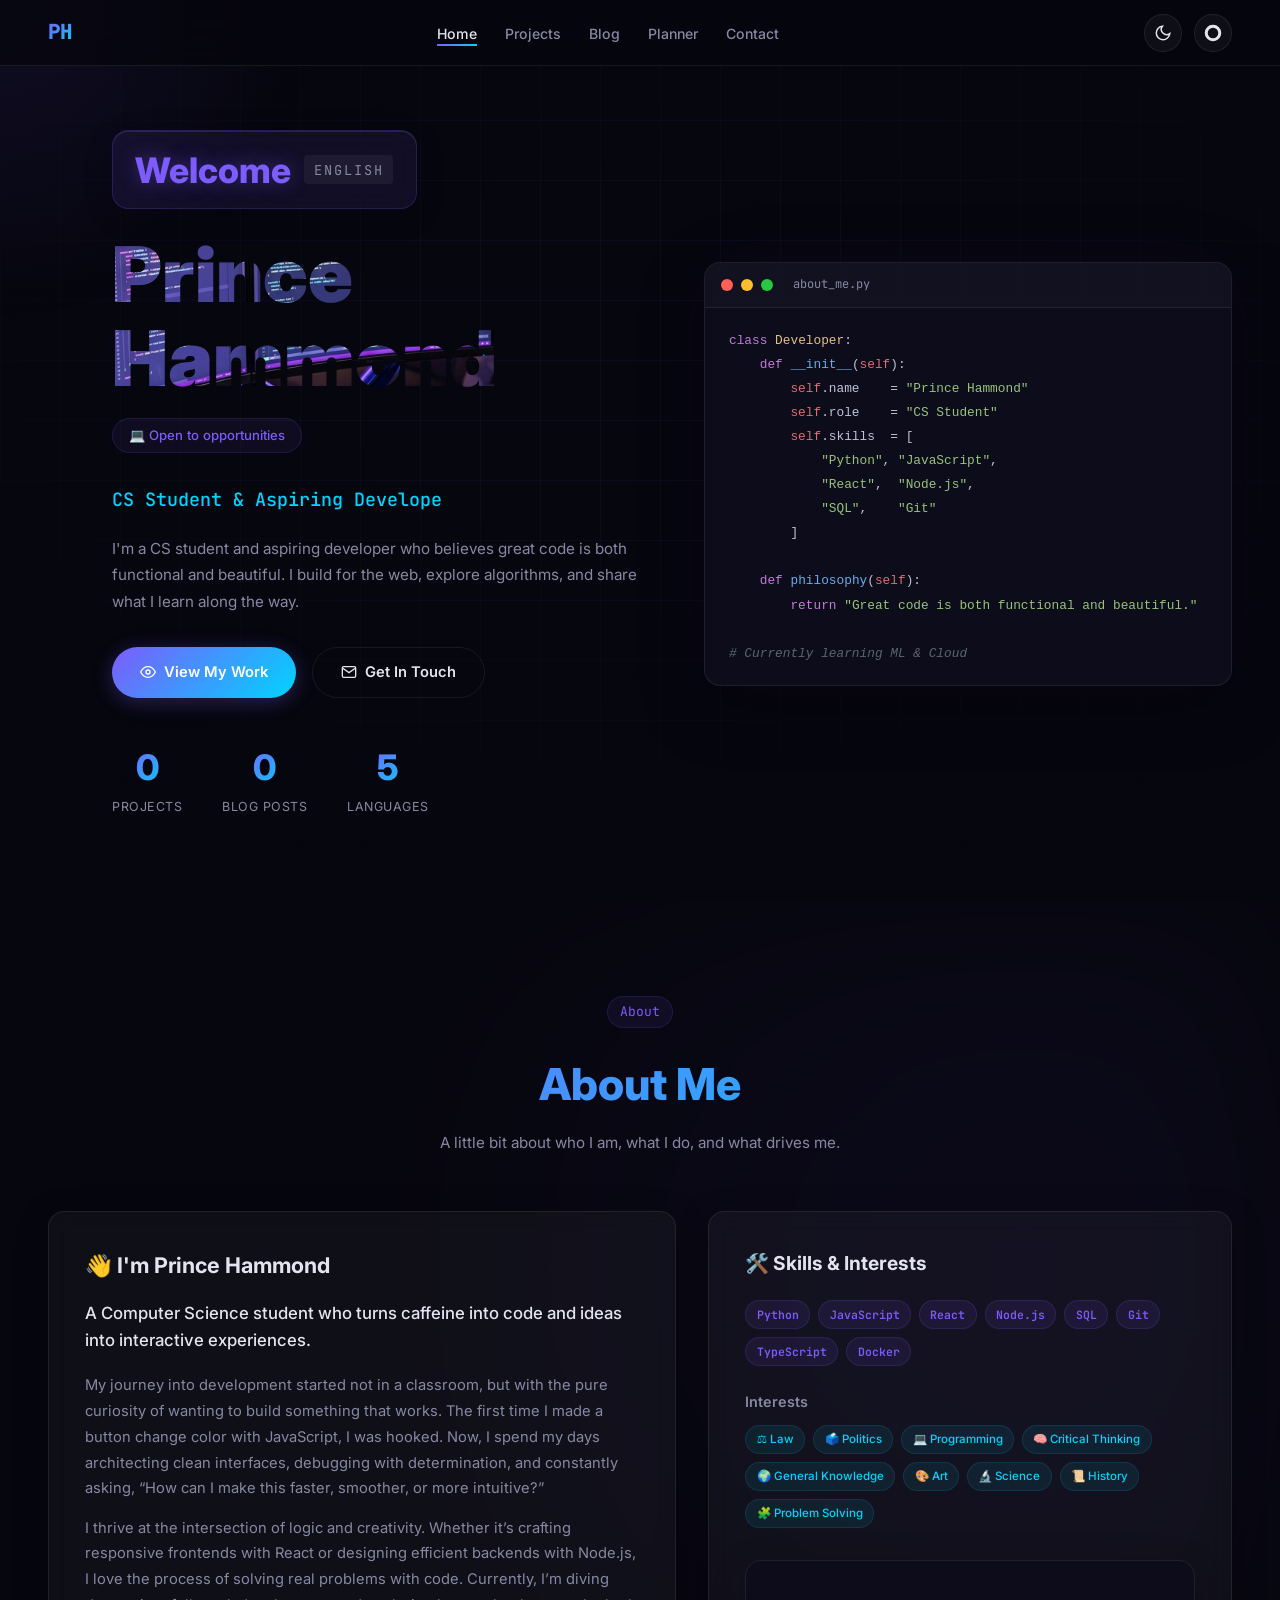
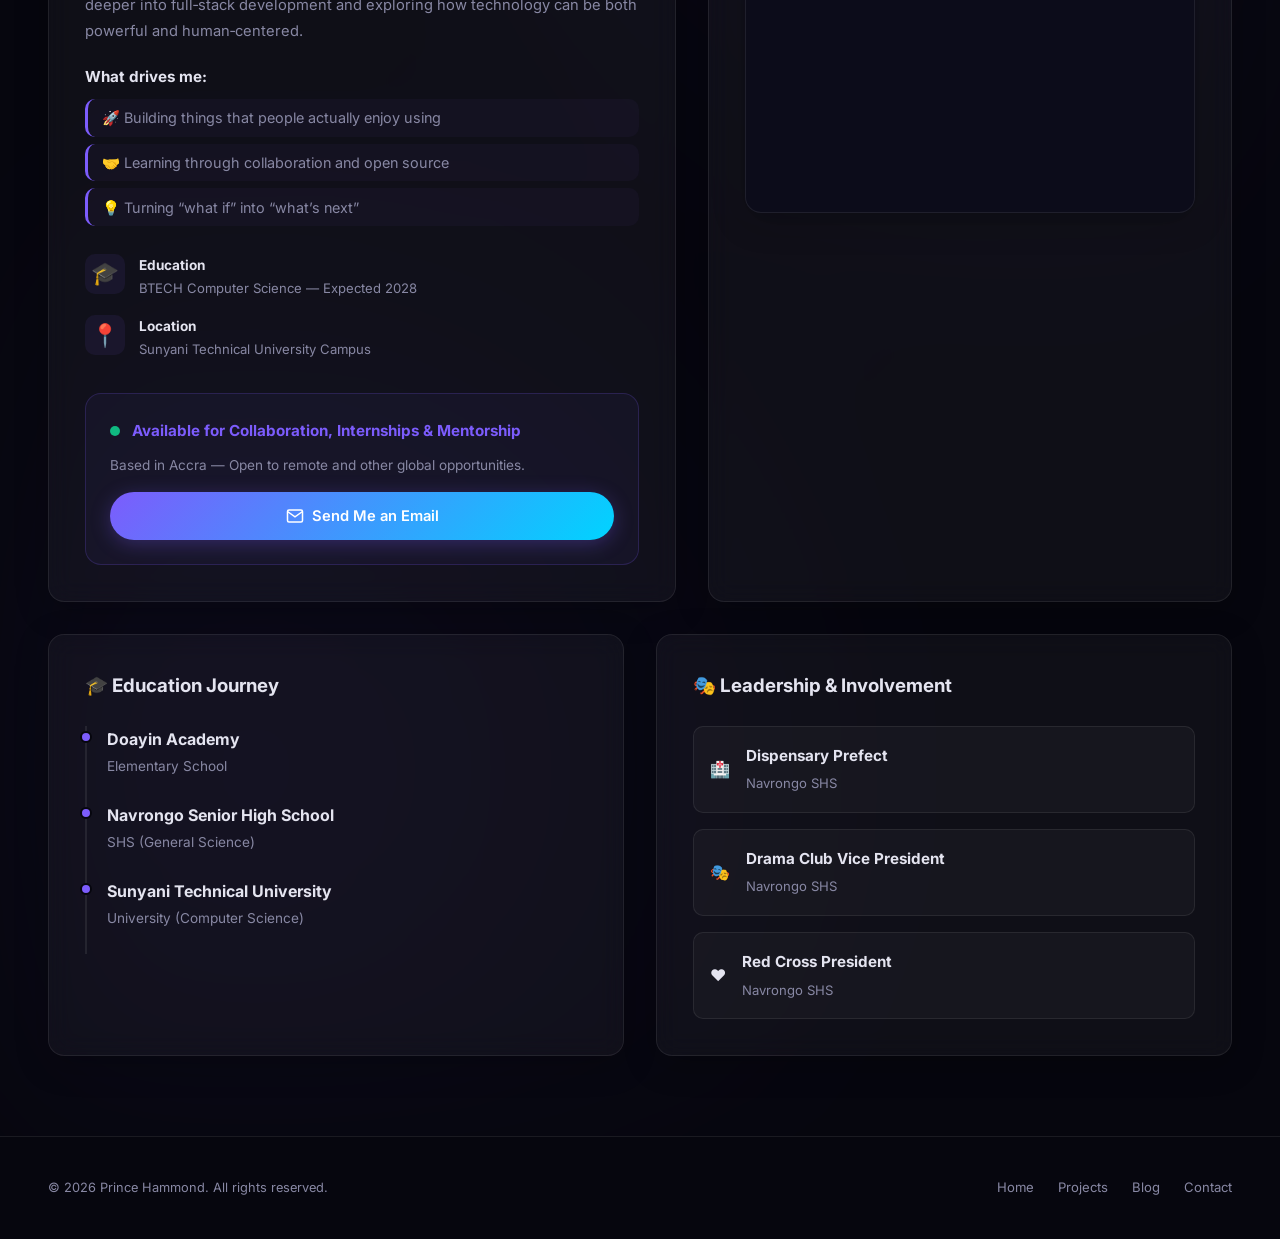
<file: Portfolio/index.html>
<!DOCTYPE html>
<html lang="en" data-theme="dark">

<head>
  <meta charset="UTF-8" />
  <meta name="viewport" content="width=device-width, initial-scale=1.0" />
  <title>Prince Hammond — CS Student Portfolio</title>
  <meta name="description"
    content="Prince Hammond — CS student & aspiring developer. Projects, blog, planner, and contact." />
  <link rel="preconnect" href="https://fonts.googleapis.com" />
  <link rel="preconnect" href="https://fonts.gstatic.com" crossorigin />
  <link
    href="https://fonts.googleapis.com/css2?family=Inter:wght@300;400;500;600;700;800;900&family=JetBrains+Mono:wght@400;500;600&display=swap"
    rel="stylesheet" />
  <link rel="stylesheet" href="style.css?v=1.1" />
</head>

<body>

  <!-- Cursor glow -->
  <div id="cursor-glow" aria-hidden="true"></div>

  <!-- ─── NAVBAR ─── -->
  <nav id="navbar">
    <a href="index.html" class="nav-logo">PH</a>
    <ul class="nav-links" id="nav-links">
      <li><a href="index.html" class="nav-link active">Home</a></li>
      <li><a href="projects.html" class="nav-link">Projects</a></li>
      <li><a href="blog.html" class="nav-link">Blog</a></li>
      <li><a href="planner.html" class="nav-link">Planner</a></li>
      <li><a href="contact.html" class="nav-link">Contact</a></li>
    </ul>
    <div class="nav-actions">
      <button id="theme-toggle" class="theme-btn" aria-label="Switch theme">
        <svg class="theme-icon sun" viewBox="0 0 24 24" fill="none" stroke="currentColor" stroke-width="2">
          <circle cx="12" cy="12" r="5" />
          <path
            d="M12 1v2M12 21v2M4.22 4.22l1.42 1.42M18.36 18.36l1.42 1.42M1 12h2M21 12h2M4.22 19.78l1.42-1.42M18.36 5.64l1.42-1.42" />
        </svg>
        <svg class="theme-icon moon" viewBox="0 0 24 24" fill="none" stroke="currentColor" stroke-width="2">
          <path d="M21 12.79A9 9 0 1 1 11.21 3 7 7 0 0 0 21 12.79z" />
        </svg>
        <svg class="theme-icon ocean" viewBox="0 0 24 24" fill="none" stroke="currentColor" stroke-width="2">
          <path
            d="M2 12c.6.5 1.2 1 2.5 1 2.5 0 2.5-2 5-2 2.6 0 2.4 2 5 2 2.5 0 2.5-2 5-2 1.3 0 1.9.5 2.5 1M2 17c.6.5 1.2 1 2.5 1 2.5 0 2.5-2 5-2 2.6 0 2.4 2 5 2 2.5 0 2.5-2 5-2 1.3 0 1.9.5 2.5 1M2 7c.6.5 1.2 1 2.5 1 2.5 0 2.5-2 5-2 2.6 0 2.4 2 5 2 2.5 0 2.5-2 5-2 1.3 0 1.9.5 2.5 1" />
        </svg>
        <svg class="theme-icon sunset" viewBox="0 0 24 24" fill="none" stroke="currentColor" stroke-width="2">
          <path
            d="M17 18a5 5 0 0 0-10 0M12 2v1M4.22 4.22l.7.7M1 12h1M22 12h1M19.08 4.22l-.7.7M12 18v4M4.93 19.07l.7.7M18.36 19.07l-.7.7M2 14h20" />
        </svg>
      </button>
      <button id="glass-toggle" class="glass-toggle-btn" aria-label="Toggle glass effect">
        <svg viewBox="0 0 24 24" fill="none" stroke="currentColor" stroke-width="2" width="18" height="18">
          <path d="M12 2C6.48 2 2 6.48 2 12s4.48 10 10 10 10-4.48 10-10S17.52 2 12 2z" opacity="0.3" />
          <path
            d="M12 2C6.48 2 2 6.48 2 12s4.48 10 10 10 10-4.48 10-10S17.52 2 12 2zm0 18c-4.42 0-8-3.58-8-8s3.58-8 8-8 8 3.58 8 8-3.58 8-8 8z" />
        </svg>
      </button>
      <button id="mobile-menu-btn" aria-label="Toggle navigation menu">
        <span></span><span></span><span></span>
      </button>
    </div>
  </nav>

  <!-- Theme picker dropdown -->
  <div id="theme-picker" class="theme-picker">
    <button class="theme-option" data-theme="dark"><span class="theme-swatch dark-swatch"></span> Dark</button>
    <button class="theme-option" data-theme="light"><span class="theme-swatch light-swatch"></span> Light</button>
    <button class="theme-option" data-theme="ocean"><span class="theme-swatch ocean-swatch"></span> Ocean</button>
    <button class="theme-option" data-theme="sunset"><span class="theme-swatch sunset-swatch"></span> Sunset</button>
  </div>

  <!-- ═══════════ HERO ═══════════ -->
  <section id="hero">
    <div class="hero-bg-grid" aria-hidden="true"></div>
    <div class="hero-particles" aria-hidden="true" id="particles"></div>

    <div class="hero-content">
      <div class="hero-welcome" id="hero-welcome"></div>
      <h1 class="hero-name">Prince Hammond</h1>
      <div class="hero-badge">&#x1F4BB; Open to opportunities</div>
      <p class="hero-tagline typed-text" id="typed-tagline"></p>
      <p class="hero-description">
        I'm a CS student and aspiring developer who believes great code is both functional and beautiful.
        I build for the web, explore algorithms, and share what I learn along the way.
      </p>
      <div class="hero-cta">
        <a href="projects.html" class="btn btn-primary">
          <svg width="16" height="16" viewBox="0 0 24 24" fill="none" stroke="currentColor" stroke-width="2">
            <path d="M1 12s4-8 11-8 11 8 11 8-4 8-11 8-11-8-11-8z" />
            <circle cx="12" cy="12" r="3" />
          </svg>
          View My Work
        </a>
        <a href="contact.html" class="btn btn-outline">
          <svg width="16" height="16" viewBox="0 0 24 24" fill="none" stroke="currentColor" stroke-width="2">
            <path d="M4 4h16c1.1 0 2 .9 2 2v12c0 1.1-.9 2-2 2H4c-1.1 0-2-.9-2-2V6c0-1.1.9-2 2-2z" />
            <polyline points="22,6 12,13 2,6" />
          </svg>
          Get In Touch
        </a>
      </div>
      <div class="hero-stats" id="hero-stats"></div>
    </div>

    <div class="hero-visual">
      <div class="code-window">
        <div class="code-header">
          <span class="dot red"></span>
          <span class="dot yellow"></span>
          <span class="dot green"></span>
          <span class="code-title">about_me.py</span>
        </div>
        <pre class="code-body"><code><span class="kw">class</span> <span class="cls">Developer</span>:
    <span class="kw">def</span> <span class="fn">__init__</span>(<span class="pr">self</span>):
        <span class="pr">self</span>.name    = <span class="st">"Prince Hammond"</span>
        <span class="pr">self</span>.role    = <span class="st">"CS Student"</span>
        <span class="pr">self</span>.skills  = [
            <span class="st">"Python"</span>, <span class="st">"JavaScript"</span>,
            <span class="st">"React"</span>,  <span class="st">"Node.js"</span>,
            <span class="st">"SQL"</span>,    <span class="st">"Git"</span>
        ]

    <span class="kw">def</span> <span class="fn">philosophy</span>(<span class="pr">self</span>):
        <span class="kw">return</span> <span class="st">"Great code is both functional and beautiful."</span>

<span class="cm"># Currently learning ML &amp; Cloud</span></code></pre>
      </div>
    </div>
  </section>

  <!-- ═══════════ ABOUT ME ═══════════ -->
  <section id="about" class="section">
    <div id="about-bg-effect" aria-hidden="true"></div>
    <div class="section-header">
      <span class="section-tag">About</span>
      <h2>About Me</h2>
      <p class="section-subtitle">A little bit about who I am, what I do, and what drives me.</p>
    </div>
    <div class="about-container">
      <div class="about-text glass-card">
        <h3>&#x1F44B; I'm Prince Hammond</h3>
        <p class="about-intro">
          A Computer Science student who turns caffeine into code and ideas into interactive experiences.
        </p>
        <p>
          My journey into development started not in a classroom, but with the pure curiosity of wanting to build
          something that works. The first time I made a button change color with JavaScript, I was hooked. Now, I spend
          my days architecting clean interfaces, debugging with determination, and constantly asking, &#x201C;How can I
          make this faster, smoother, or more intuitive?&#x201D;
        </p>
        <p>
          I thrive at the intersection of logic and creativity. Whether it&#x2019;s crafting responsive frontends with
          React or designing efficient backends with Node.js, I love the process of solving real problems with code.
          Currently, I&#x2019;m diving deeper into full&#x2011;stack development and exploring how technology can be
          both powerful and human&#x2011;centered.
        </p>

        <h4 class="about-drives-title">What drives me:</h4>
        <ul class="about-drives">
          <li>&#x1F680; Building things that people actually enjoy using</li>
          <li>&#x1F91D; Learning through collaboration and open source</li>
          <li>&#x1F4A1; Turning &#x201C;what if&#x201D; into &#x201C;what&#x2019;s next&#x201D;</li>
        </ul>

        <div class="about-detail">
          <div class="detail-item">
            <span class="detail-icon">&#x1F393;</span>
            <div>
              <strong>Education</strong>
              <p id="about-education">BTECH Computer Science &#x2014; Expected 2028</p>
            </div>
          </div>
          <div class="detail-item">
            <span class="detail-icon">&#x1F4CD;</span>
            <div>
              <strong>Location</strong>
              <p id="about-location">Sunyani Technical University Campus</p>
            </div>
          </div>
        </div>

        <div class="availability-card">
          <div class="availability-status">
            <span class="status-dot pulsing"></span>
            <strong>Available for Collaboration, Internships &amp; Mentorship</strong>
          </div>
          <p class="availability-location">
            Based in Accra &#x2014; Open to remote and other global opportunities.
          </p>
          <a href="mailto:pcute7581@gmail.com" class="btn btn-primary"
            style="margin-top: 1rem; width: 100%; justify-content: center;">
            <svg width="18" height="18" viewBox="0 0 24 24" fill="none" stroke="currentColor" stroke-width="2">
              <path d="M4 4h16c1.1 0 2 .9 2 2v12c0 1.1-.9 2-2 2H4c-1.1 0-2-.9-2-2V6c0-1.1.9-2 2-2z" />
              <polyline points="22,6 12,13 2,6" />
            </svg>
            Send Me an Email
          </a>
        </div>
      </div>

      <div class="about-skills glass-card">
        <h3>&#x1F6E0;&#xFE0F; Skills &amp; Interests</h3>
        <div class="skills-grid" id="skills-grid"></div>
        <h4>Interests</h4>
        <div class="interests-list" id="interests-list"></div>

        <div class="about-video-wrapper" id="about-video-wrapper">
          <iframe class="about-video-iframe"
            src="https://www.youtube.com/embed/tpIctyqH29Q?autoplay=1&mute=1&loop=1&playlist=O5nskjZ_GoI,SzJ46YA_RaA,w3jLJU7DT5E&controls=0&showinfo=0&rel=0"
            title="Prince Hammond Tech About Video" frameborder="0"
            allow="accelerometer; autoplay; clipboard-write; encrypted-media; gyroscope; picture-in-picture"
            allowfullscreen>
          </iframe>
        </div>
      </div>
    </div>

    <div class="about-extra-container">
      <div class="about-history glass-card">
        <h3>&#x1F393; Education Journey</h3>
        <div class="timeline" id="education-timeline"></div>
      </div>
      <div class="about-leadership glass-card">
        <h3>&#x1F3AD; Leadership &amp; Involvement</h3>
        <div class="leadership-list" id="leadership-list"></div>
      </div>
    </div>
  </section>

  <!-- ─── FOOTER ─── -->
  <footer id="footer">
    <div class="footer-inner">
      <p>&copy; 2026 Prince Hammond. All rights reserved.</p>
      <div class="footer-links">
        <a href="index.html">Home</a>
        <a href="projects.html">Projects</a>
        <a href="blog.html">Blog</a>
        <a href="contact.html">Contact</a>
      </div>
    </div>
  </footer>

  <script src="script.js"></script>
</body>

</html>
</file>
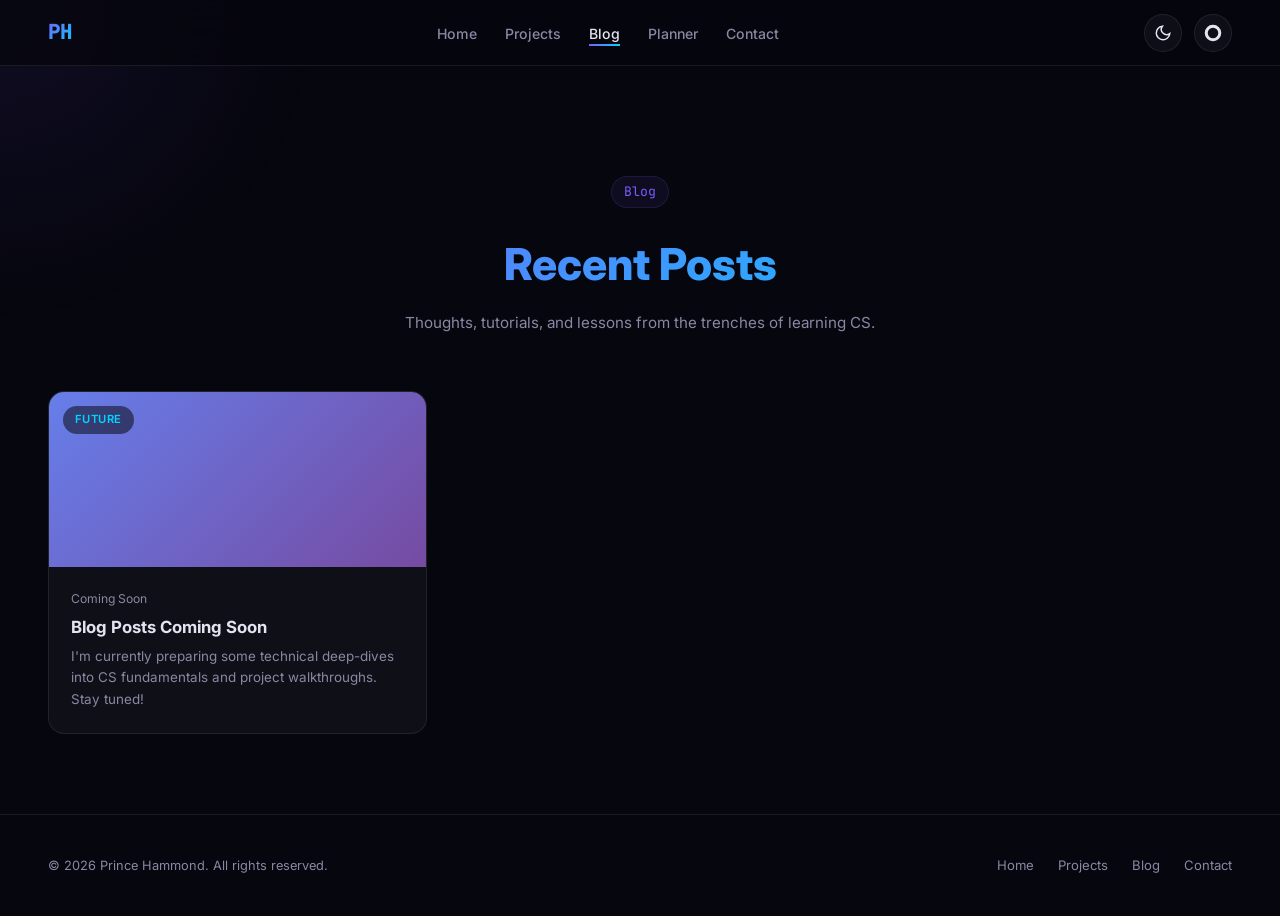
<file: Portfolio/blog.html>
<!DOCTYPE html>
<html lang="en" data-theme="dark">

<head>
  <meta charset="UTF-8" />
  <meta name="viewport" content="width=device-width, initial-scale=1.0" />
  <title>Blog — Prince Hammond</title>
  <meta name="description" content="Technical blog posts, tutorials, and lessons from Prince Hammond." />
  <link rel="preconnect" href="https://fonts.googleapis.com" />
  <link rel="preconnect" href="https://fonts.gstatic.com" crossorigin />
  <link
    href="https://fonts.googleapis.com/css2?family=Inter:wght@300;400;500;600;700;800;900&family=JetBrains+Mono:wght@400;500;600&display=swap"
    rel="stylesheet" />
  <link rel="stylesheet" href="style.css?v=1.1" />
</head>

<body>
  <div id="cursor-glow" aria-hidden="true"></div>

  <nav id="navbar">
    <a href="index.html" class="nav-logo">PH</a>
    <ul class="nav-links" id="nav-links">
      <li><a href="index.html" class="nav-link">Home</a></li>
      <li><a href="projects.html" class="nav-link">Projects</a></li>
      <li><a href="blog.html" class="nav-link active">Blog</a></li>
      <li><a href="planner.html" class="nav-link">Planner</a></li>
      <li><a href="contact.html" class="nav-link">Contact</a></li>
    </ul>
    <div class="nav-actions">
      <button id="theme-toggle" class="theme-btn" aria-label="Switch theme">
        <svg class="theme-icon sun" viewBox="0 0 24 24" fill="none" stroke="currentColor" stroke-width="2">
          <circle cx="12" cy="12" r="5" />
          <path
            d="M12 1v2M12 21v2M4.22 4.22l1.42 1.42M18.36 18.36l1.42 1.42M1 12h2M21 12h2M4.22 19.78l1.42-1.42M18.36 5.64l1.42-1.42" />
        </svg>
        <svg class="theme-icon moon" viewBox="0 0 24 24" fill="none" stroke="currentColor" stroke-width="2">
          <path d="M21 12.79A9 9 0 1 1 11.21 3 7 7 0 0 0 21 12.79z" />
        </svg>
        <svg class="theme-icon ocean" viewBox="0 0 24 24" fill="none" stroke="currentColor" stroke-width="2">
          <path
            d="M2 12c.6.5 1.2 1 2.5 1 2.5 0 2.5-2 5-2 2.6 0 2.4 2 5 2 2.5 0 2.5-2 5-2 1.3 0 1.9.5 2.5 1M2 17c.6.5 1.2 1 2.5 1 2.5 0 2.5-2 5-2 2.6 0 2.4 2 5 2 2.5 0 2.5-2 5-2 1.3 0 1.9.5 2.5 1M2 7c.6.5 1.2 1 2.5 1 2.5 0 2.5-2 5-2 2.6 0 2.4 2 5 2 2.5 0 2.5-2 5-2 1.3 0 1.9.5 2.5 1" />
        </svg>
        <svg class="theme-icon sunset" viewBox="0 0 24 24" fill="none" stroke="currentColor" stroke-width="2">
          <path
            d="M17 18a5 5 0 0 0-10 0M12 2v1M4.22 4.22l.7.7M1 12h1M22 12h1M19.08 4.22l-.7.7M12 18v4M4.93 19.07l.7.7M18.36 19.07l-.7.7M2 14h20" />
        </svg>
      </button>
      <button id="glass-toggle" class="glass-toggle-btn" aria-label="Toggle glass effect">
        <svg viewBox="0 0 24 24" fill="none" stroke="currentColor" stroke-width="2" width="18" height="18">
          <path d="M12 2C6.48 2 2 6.48 2 12s4.48 10 10 10 10-4.48 10-10S17.52 2 12 2z" opacity="0.3" />
          <path
            d="M12 2C6.48 2 2 6.48 2 12s4.48 10 10 10 10-4.48 10-10S17.52 2 12 2zm0 18c-4.42 0-8-3.58-8-8s3.58-8 8-8 8 3.58 8 8-3.58 8-8 8z" />
        </svg>
      </button>
      <button id="mobile-menu-btn" aria-label="Toggle navigation menu">
        <span></span><span></span><span></span>
      </button>
    </div>
  </nav>

  <!-- Theme picker dropdown -->
  <div id="theme-picker" class="theme-picker">
    <button class="theme-option" data-theme="dark"><span class="theme-swatch dark-swatch"></span> Dark</button>
    <button class="theme-option" data-theme="light"><span class="theme-swatch light-swatch"></span> Light</button>
    <button class="theme-option" data-theme="ocean"><span class="theme-swatch ocean-swatch"></span> Ocean</button>
    <button class="theme-option" data-theme="sunset"><span class="theme-swatch sunset-swatch"></span> Sunset</button>
  </div>

  <main style="padding-top: 80px;">
    <!-- ═══════════ BLOG ═══════════ -->
    <section id="blog" class="section">
      <div class="section-header">
        <span class="section-tag">Blog</span>
        <h2>Recent Posts</h2>
        <p class="section-subtitle">Thoughts, tutorials, and lessons from the trenches of learning CS.</p>
      </div>
      <div class="blog-grid" id="blog-grid"></div>
    </section>
  </main>

  <footer id="footer">
    <div class="footer-inner">
      <p>&copy; 2026 Prince Hammond. All rights reserved.</p>
      <div class="footer-links">
        <a href="index.html">Home</a>
        <a href="projects.html">Projects</a>
        <a href="blog.html">Blog</a>
        <a href="contact.html">Contact</a>
      </div>
    </div>
  </footer>

  <script src="script.js"></script>
</body>

</html>
</file>
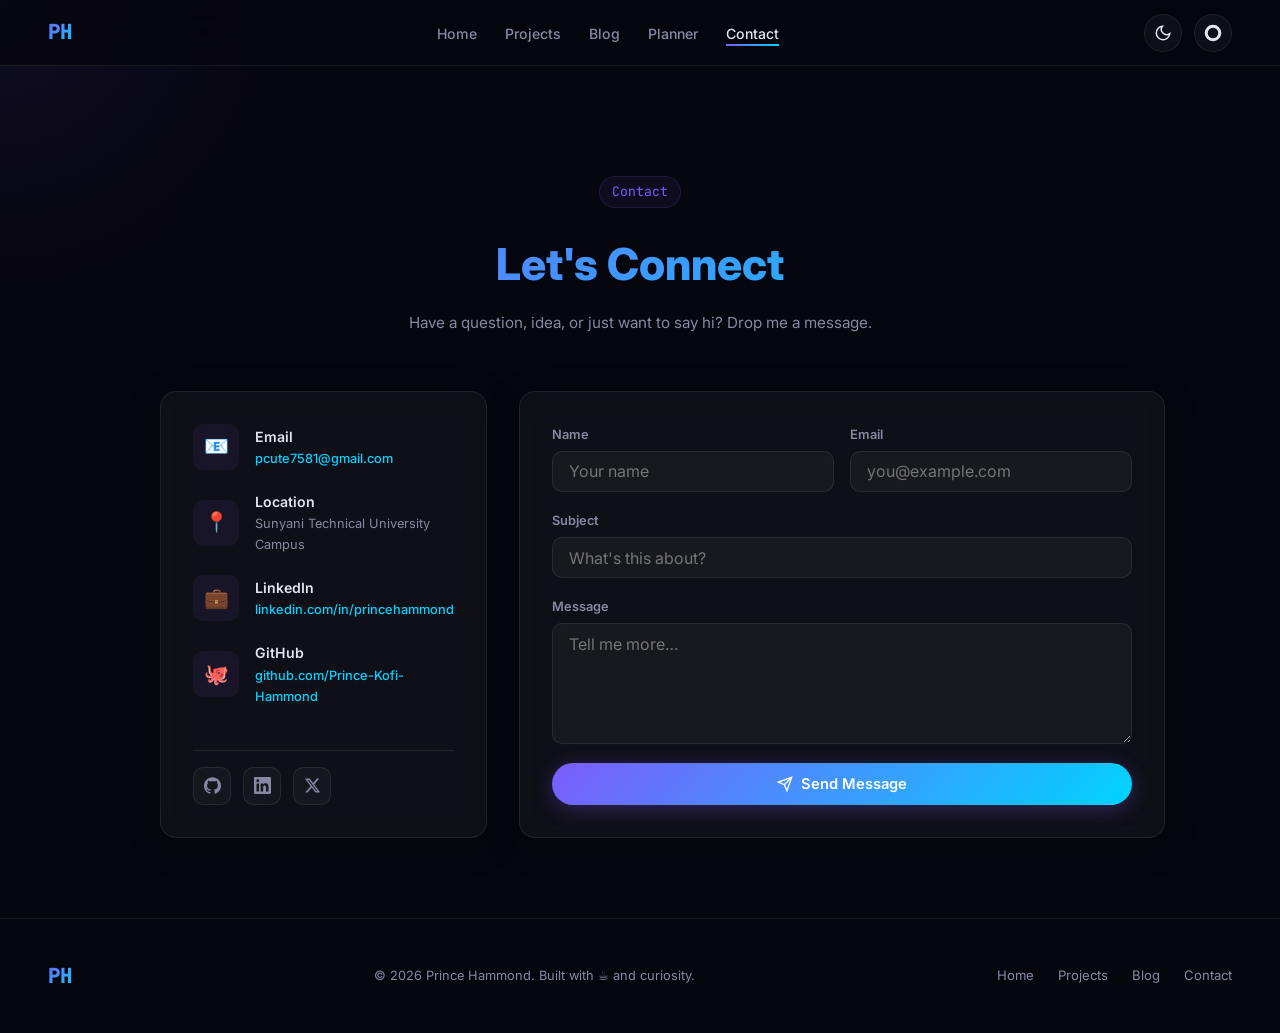
<file: Portfolio/contact.html>
<!DOCTYPE html>
<html lang="en" data-theme="dark">

<head>
  <meta charset="UTF-8" />
  <meta name="viewport" content="width=device-width, initial-scale=1.0" />
  <title>Contact — Prince Hammond</title>
  <meta name="description"
    content="Get in touch with Prince Hammond for collaborations, questions, or just to say hi." />
  <link rel="preconnect" href="https://fonts.googleapis.com" />
  <link rel="preconnect" href="https://fonts.gstatic.com" crossorigin />
  <link
    href="https://fonts.googleapis.com/css2?family=Inter:wght@300;400;500;600;700;800;900&family=JetBrains+Mono:wght@400;500;600&display=swap"
    rel="stylesheet" />
  <link rel="stylesheet" href="style.css?v=1.1" />
</head>

<body>
  <div id="cursor-glow" aria-hidden="true"></div>

  <nav id="navbar">
    <a href="index.html" class="nav-logo">PH</a>
    <ul class="nav-links" id="nav-links">
      <li><a href="index.html" class="nav-link">Home</a></li>
      <li><a href="projects.html" class="nav-link">Projects</a></li>
      <li><a href="blog.html" class="nav-link">Blog</a></li>
      <li><a href="planner.html" class="nav-link">Planner</a></li>
      <li><a href="contact.html" class="nav-link active">Contact</a></li>
    </ul>
    <div class="nav-actions">
      <button id="theme-toggle" class="theme-btn" aria-label="Switch theme">
        <svg class="theme-icon sun" viewBox="0 0 24 24" fill="none" stroke="currentColor" stroke-width="2">
          <circle cx="12" cy="12" r="5" />
          <path
            d="M12 1v2M12 21v2M4.22 4.22l1.42 1.42M18.36 18.36l1.42 1.42M1 12h2M21 12h2M4.22 19.78l1.42-1.42M18.36 5.64l1.42-1.42" />
        </svg>
        <svg class="theme-icon moon" viewBox="0 0 24 24" fill="none" stroke="currentColor" stroke-width="2">
          <path d="M21 12.79A9 9 0 1 1 11.21 3 7 7 0 0 0 21 12.79z" />
        </svg>
        <svg class="theme-icon ocean" viewBox="0 0 24 24" fill="none" stroke="currentColor" stroke-width="2">
          <path
            d="M2 12c.6.6 1.2 1 2.5 1 2.5 0 2.5-2 5-2 2.6 0 2.4 2 5 2 2.5 0 2.5-2 5-2 1.3 0 1.9.5 2.5 1M2 17c.6.6 1.2 1 2.5 1 2.5 0 2.5-2 5-2 2.6 0 2.4 2 5 2 2.5 0 2.5-2 5-2 1.3 0 1.9.5 2.5 1M2 7c.6.6 1.2 1 2.5 1 2.5 0 2.5-2 5-2 2.6 0 2.4 2 5 2 2.5 0 2.5-2 5-2 1.3 0 1.9.5 2.5 1" />
        </svg>
        <svg class="theme-icon sunset" viewBox="0 0 24 24" fill="none" stroke="currentColor" stroke-width="2">
          <path
            d="M17 18a5 5 0 0 0-10 0M12 2v1M4.22 4.22l.7.7M1 12h1M22 12h1M19.08 4.22l-.7.7M12 18v4M4.93 19.07l.7.7M18.36 19.07l-.7.7M2 14h20" />
        </svg>
      </button>
      <button id="glass-toggle" class="glass-toggle-btn" aria-label="Toggle glass effect">
        <svg viewBox="0 0 24 24" fill="none" stroke="currentColor" stroke-width="2" width="18" height="18">
          <path d="M12 2C6.48 2 2 6.48 2 12s4.48 10 10 10 10-4.48 10-10S17.52 2 12 2z" opacity="0.3" />
          <path
            d="M12 2C6.48 2 2 6.48 2 12s4.48 10 10 10 10-4.48 10-10S17.52 2 12 2zm0 18c-4.42 0-8-3.58-8-8s3.58-8 8-8 8 3.58 8 8-3.58 8-8 8z" />
        </svg>
      </button>
      <button id="mobile-menu-btn" aria-label="Toggle navigation menu">
        <span></span><span></span><span></span>
      </button>
    </div>
  </nav>

  <!-- Theme picker dropdown -->
  <div id="theme-picker" class="theme-picker">
    <button class="theme-option" data-theme="dark"><span class="theme-swatch dark-swatch"></span> Dark</button>
    <button class="theme-option" data-theme="light"><span class="theme-swatch light-swatch"></span> Light</button>
    <button class="theme-option" data-theme="ocean"><span class="theme-swatch ocean-swatch"></span> Ocean</button>
    <button class="theme-option" data-theme="sunset"><span class="theme-swatch sunset-swatch"></span> Sunset</button>
  </div>

  <main style="padding-top: 80px;">
    <!-- ═══════════ CONTACT ═══════════ -->
    <section id="contact" class="section">
      <div class="section-header">
        <span class="section-tag">Contact</span>
        <h2>Let's Connect</h2>
        <p class="section-subtitle">Have a question, idea, or just want to say hi? Drop me a message.</p>
      </div>
      <div class="contact-container">
        <div class="contact-info glass-card">
          <div class="contact-item">
            <div class="contact-icon">&#x1F4E7;</div>
            <div>
              <h4>Email</h4>
              <p><a href="mailto:pcute7581@gmail.com" class="contact-link">pcute7581@gmail.com</a></p>
            </div>
          </div>
          <div class="contact-item">
            <div class="contact-icon">&#x1F4CD;</div>
            <div>
              <h4>Location</h4>
              <p>Sunyani Technical University Campus</p>
            </div>
          </div>
          <div class="contact-item">
            <div class="contact-icon">&#x1F4BC;</div>
            <div>
              <h4>LinkedIn</h4>
              <p><a href="https://linkedin.com/in/princehammond" target="_blank"
                  class="contact-link">linkedin.com/in/princehammond</a></p>
            </div>
          </div>
          <div class="contact-item">
            <div class="contact-icon">&#x1F419;</div>
            <div>
              <h4>GitHub</h4>
              <p><a href="https://github.com/Prince-Kofi-Hammond" target="_blank"
                  class="contact-link">github.com/Prince-Kofi-Hammond</a></p>
            </div>
          </div>
          <div class="social-links">
            <a href="https://github.com/Prince-Kofi-Hammond" class="social-link" target="_blank" aria-label="GitHub">
              <svg viewBox="0 0 24 24" fill="currentColor">
                <path
                  d="M12 .297c-6.63 0-12 5.373-12 12 0 5.303 3.438 9.8 8.205 11.385.6.113.82-.258.82-.577 0-.285-.01-1.04-.015-2.04-3.338.724-4.042-1.61-4.042-1.61C4.422 18.07 3.633 17.7 3.633 17.7c-1.087-.744.084-.729.084-.729 1.205.084 1.838 1.236 1.838 1.236 1.07 1.835 2.809 1.305 3.495.998.108-.776.417-1.305.76-1.605-2.665-.3-5.466-1.332-5.466-5.93 0-1.31.465-2.38 1.235-3.22-.135-.303-.54-1.523.105-3.176 0 0 1.005-.322 3.3 1.23.96-.267 1.98-.399 3-.405 1.02.006 2.04.138 3 .405 2.28-1.552 3.285-1.23 3.285-1.23.645 1.653.24 2.873.12 3.176.765.84 1.23 1.91 1.23 3.22 0 4.61-2.805 5.625-5.475 5.92.42.36.81 1.096.81 2.22 0 1.606-.015 2.896-.015 3.286 0 .315.21.69.825.57C20.565 22.092 24 17.592 24 12.297c0-6.627-5.373-12-12-12" />
              </svg>
            </a>
            <a href="https://linkedin.com/in/princehammond" class="social-link" target="_blank" aria-label="LinkedIn">
              <svg viewBox="0 0 24 24" fill="currentColor">
                <path
                  d="M20.447 20.452h-3.554v-5.569c0-1.328-.027-3.037-1.852-3.037-1.853 0-2.136 1.445-2.136 2.939v5.667H9.351V9h3.414v1.561h.046c.477-.9 1.637-1.85 3.37-1.85 3.601 0 4.267 2.37 4.267 5.455v6.286zM5.337 7.433a2.062 2.062 0 0 1-2.063-2.065 2.064 2.064 0 1 1 2.063 2.065zm1.782 13.019H3.555V9h3.564v11.452zM22.225 0H1.771C.792 0 0 .774 0 1.729v20.542C0 23.227.792 24 1.771 24h20.451C23.2 24 24 23.227 24 22.271V1.729C24 .774 23.2 0 22.222 0h.003z" />
              </svg>
            </a>
            <a href="#" class="social-link" aria-label="Twitter / X">
              <svg viewBox="0 0 24 24" fill="currentColor">
                <path
                  d="M18.244 2.25h3.308l-7.227 8.26 8.502 11.24H16.17l-5.214-6.817L4.99 21.75H1.68l7.73-8.835L1.254 2.25H8.08l4.713 6.231zm-1.161 17.52h1.833L7.084 4.126H5.117z" />
              </svg>
            </a>
          </div>
        </div>
        <form id="contact-form" class="contact-form glass-card" novalidate>
          <div class="form-row">
            <div class="form-group">
              <label for="contact-name">Name</label>
              <input type="text" id="contact-name" placeholder="Your name" required />
            </div>
            <div class="form-group">
              <label for="contact-email">Email</label>
              <input type="email" id="contact-email" placeholder="you@example.com" required />
            </div>
          </div>
          <div class="form-group">
            <label for="contact-subject">Subject</label>
            <input type="text" id="contact-subject" placeholder="What's this about?" required />
          </div>
          <div class="form-group">
            <label for="contact-message">Message</label>
            <textarea id="contact-message" rows="5" placeholder="Tell me more…" required></textarea>
          </div>
          <button type="submit" class="btn btn-primary btn-full" id="contact-submit">
            <svg width="16" height="16" viewBox="0 0 24 24" fill="none" stroke="currentColor" stroke-width="2">
              <line x1="22" y1="2" x2="11" y2="13" />
              <polygon points="22 2 15 22 11 13 2 9 22 2" />
            </svg>
            Send Message
          </button>
          <p class="form-success" id="form-success">&#x2705; Message sent! I'll get back to you soon.</p>
        </form>
      </div>
    </section>
  </main>

  <footer id="footer">
    <div class="footer-inner">
      <a href="index.html" class="nav-logo">PH</a>
      <p>&copy; 2026 Prince Hammond. Built with &#x2615; and curiosity.</p>
      <div class="footer-links">
        <a href="index.html">Home</a>
        <a href="projects.html">Projects</a>
        <a href="blog.html">Blog</a>
        <a href="contact.html">Contact</a>
      </div>
    </div>
  </footer>

  <script src="script.js"></script>
</body>

</html>
</file>
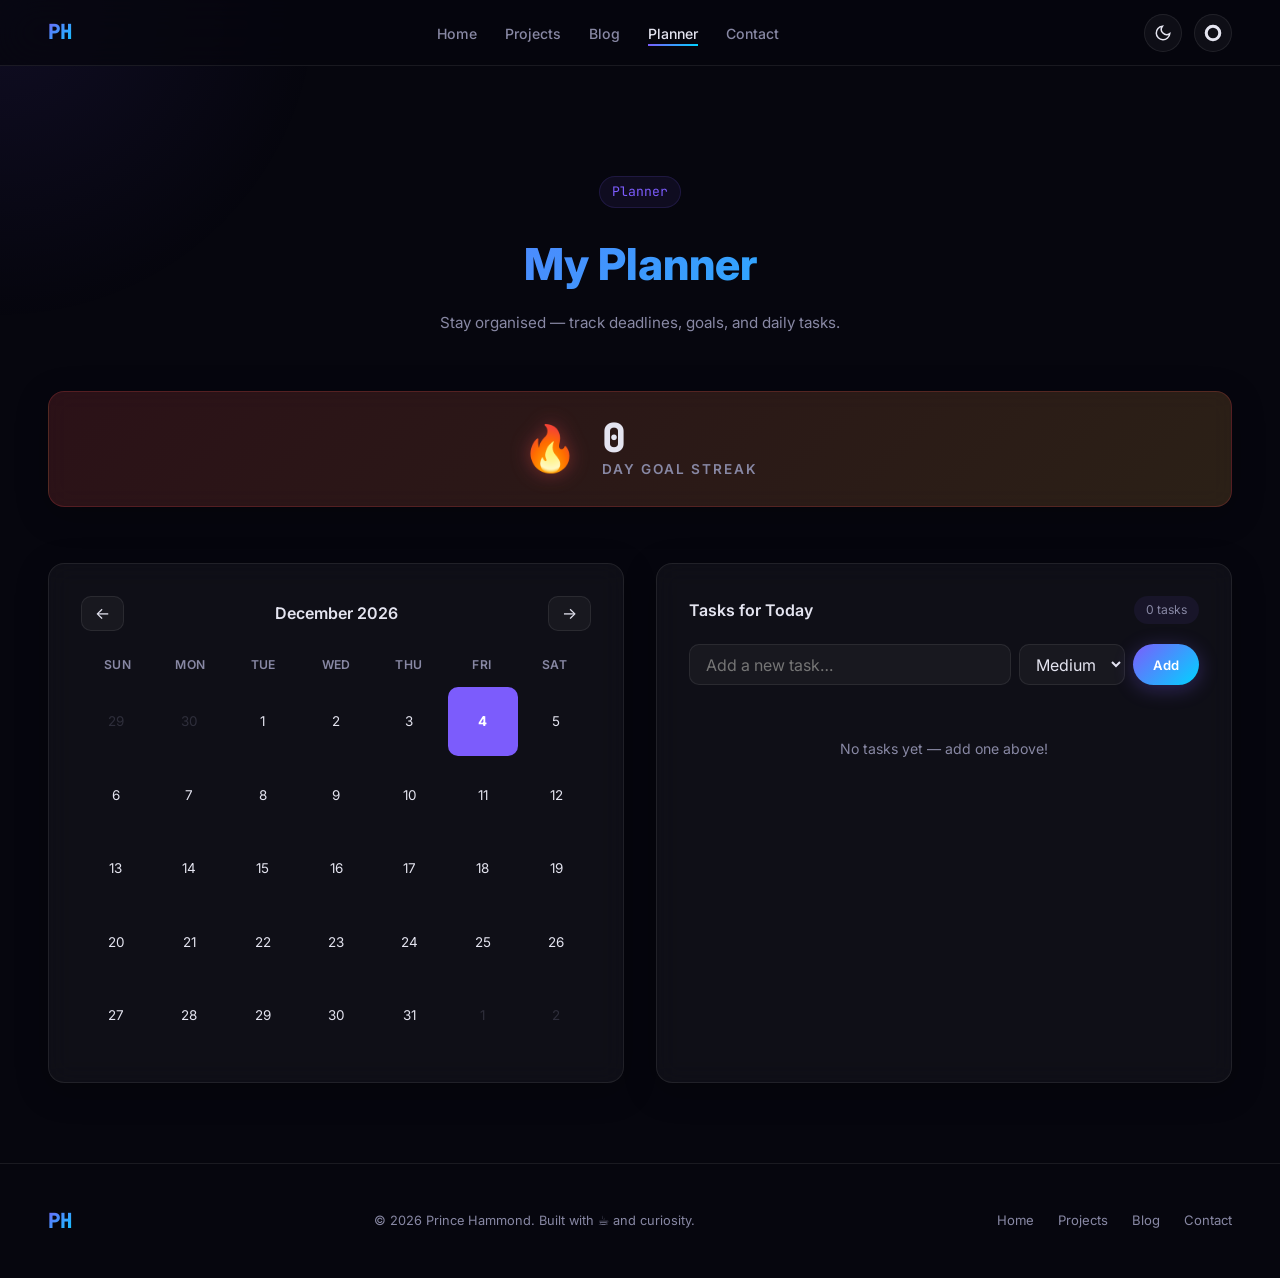
<file: Portfolio/planner.html>
<!DOCTYPE html>
<html lang="en" data-theme="dark">

<head>
  <meta charset="UTF-8" />
  <meta name="viewport" content="width=device-width, initial-scale=1.0" />
  <title>Planner — Prince Hammond</title>
  <meta name="description" content="Personal planner, calendar, and task manager for Prince Hammond." />
  <link rel="preconnect" href="https://fonts.googleapis.com" />
  <link rel="preconnect" href="https://fonts.gstatic.com" crossorigin />
  <link
    href="https://fonts.googleapis.com/css2?family=Inter:wght@300;400;500;600;700;800;900&family=JetBrains+Mono:wght@400;500;600&display=swap"
    rel="stylesheet" />
  <link rel="stylesheet" href="style.css?v=1.1" />
</head>

<body>
  <div id="cursor-glow" aria-hidden="true"></div>

  <nav id="navbar">
    <a href="index.html" class="nav-logo">PH</a>
    <ul class="nav-links" id="nav-links">
      <li><a href="index.html" class="nav-link">Home</a></li>
      <li><a href="projects.html" class="nav-link">Projects</a></li>
      <li><a href="blog.html" class="nav-link">Blog</a></li>
      <li><a href="planner.html" class="nav-link active">Planner</a></li>
      <li><a href="contact.html" class="nav-link">Contact</a></li>
    </ul>
    <div class="nav-actions">
      <button id="theme-toggle" class="theme-btn" aria-label="Switch theme">
        <svg class="theme-icon sun" viewBox="0 0 24 24" fill="none" stroke="currentColor" stroke-width="2">
          <circle cx="12" cy="12" r="5" />
          <path
            d="M12 1v2M12 21v2M4.22 4.22l1.42 1.42M18.36 18.36l1.42 1.42M1 12h2M21 12h2M4.22 19.78l1.42-1.42M18.36 5.64l1.42-1.42" />
        </svg>
        <svg class="theme-icon moon" viewBox="0 0 24 24" fill="none" stroke="currentColor" stroke-width="2">
          <path d="M21 12.79A9 9 0 1 1 11.21 3 7 7 0 0 0 21 12.79z" />
        </svg>
        <svg class="theme-icon ocean" viewBox="0 0 24 24" fill="none" stroke="currentColor" stroke-width="2">
          <path
            d="M2 12c.6.5 1.2 1 2.5 1 2.5 0 2.5-2 5-2 2.6 0 2.4 2 5 2 2.5 0 2.5-2 5-2 1.3 0 1.9.5 2.5 1M2 17c.6.5 1.2 1 2.5 1 2.5 0 2.5-2 5-2 2.6 0 2.4 2 5 2 2.5 0 2.5-2 5-2 1.3 0 1.9.5 2.5 1M2 7c.6.5 1.2 1 2.5 1 2.5 0 2.5-2 5-2 2.6 0 2.4 2 5 2 2.5 0 2.5-2 5-2 1.3 0 1.9.5 2.5 1" />
        </svg>
        <svg class="theme-icon sunset" viewBox="0 0 24 24" fill="none" stroke="currentColor" stroke-width="2">
          <path
            d="M17 18a5 5 0 0 0-10 0M12 2v1M4.22 4.22l.7.7M1 12h1M22 12h1M19.08 4.22l-.7.7M12 18v4M4.93 19.07l.7.7M18.36 19.07l-.7.7M2 14h20" />
        </svg>
      </button>
      <button id="glass-toggle" class="glass-toggle-btn" aria-label="Toggle glass effect">
        <svg viewBox="0 0 24 24" fill="none" stroke="currentColor" stroke-width="2" width="18" height="18">
          <path d="M12 2C6.48 2 2 6.48 2 12s4.48 10 10 10 10-4.48 10-10S17.52 2 12 2z" opacity="0.3" />
          <path
            d="M12 2C6.48 2 2 6.48 2 12s4.48 10 10 10 10-4.48 10-10S17.52 2 12 2zm0 18c-4.42 0-8-3.58-8-8s3.58-8 8-8 8 3.58 8 8-3.58 8-8 8z" />
        </svg>
      </button>
      <button id="mobile-menu-btn" aria-label="Toggle navigation menu">
        <span></span><span></span><span></span>
      </button>
    </div>
  </nav>

  <!-- Theme picker dropdown -->
  <div id="theme-picker" class="theme-picker">
    <button class="theme-option" data-theme="dark"><span class="theme-swatch dark-swatch"></span> Dark</button>
    <button class="theme-option" data-theme="light"><span class="theme-swatch light-swatch"></span> Light</button>
    <button class="theme-option" data-theme="ocean"><span class="theme-swatch ocean-swatch"></span> Ocean</button>
    <button class="theme-option" data-theme="sunset"><span class="theme-swatch sunset-swatch"></span> Sunset</button>
  </div>

  <main style="padding-top: 80px;">
    <!-- ═══════════ CALENDAR / TODO ═══════════ -->
    <section id="calendar" class="section">
      <div class="section-header">
        <span class="section-tag">Planner</span>
        <h2>My Planner</h2>
        <p class="section-subtitle">Stay organised — track deadlines, goals, and daily tasks.</p>
      </div>
      <div class="planner-container">
        <div class="streak-tracker glass-card" id="streak-tracker">
          <div class="streak-icon">🔥</div>
          <div class="streak-info">
            <span class="streak-count" id="streak-count">0</span>
            <span class="streak-label">Day Goal Streak</span>
          </div>
        </div>
        <div class="calendar-panel glass-card">
          <div class="calendar-nav">
            <button id="cal-prev" aria-label="Previous month">&larr;</button>
            <h3 id="cal-month-year"></h3>
            <button id="cal-next" aria-label="Next month">&rarr;</button>
          </div>
          <div class="calendar-weekdays">
            <span>Sun</span><span>Mon</span><span>Tue</span><span>Wed</span><span>Thu</span><span>Fri</span><span>Sat</span>
          </div>
          <div class="calendar-days" id="cal-days"></div>
        </div>
        <div class="todo-panel glass-card">
          <div class="todo-header">
            <h3 id="todo-date-title">Tasks for Today</h3>
            <span class="todo-count" id="todo-count">0 tasks</span>
          </div>
          <form id="todo-form" class="todo-add" autocomplete="off">
            <input type="text" id="todo-input" placeholder="Add a new task…" required />
            <select id="todo-priority">
              <option value="low">Low</option>
              <option value="medium" selected>Medium</option>
              <option value="high">High</option>
            </select>
            <button type="submit" class="btn btn-primary btn-sm">Add</button>
          </form>
          <ul class="todo-list" id="todo-list"></ul>
        </div>
      </div>
    </section>
  </main>

  <footer id="footer">
    <div class="footer-inner">
      <a href="index.html" class="nav-logo">PH</a>
      <p>&copy; 2026 Prince Hammond. Built with &#x2615; and curiosity.</p>
      <div class="footer-links">
        <a href="index.html">Home</a>
        <a href="projects.html">Projects</a>
        <a href="blog.html">Blog</a>
        <a href="contact.html">Contact</a>
      </div>
    </div>
  </footer>

  <script src="script.js"></script>
</body>

</html>
</file>
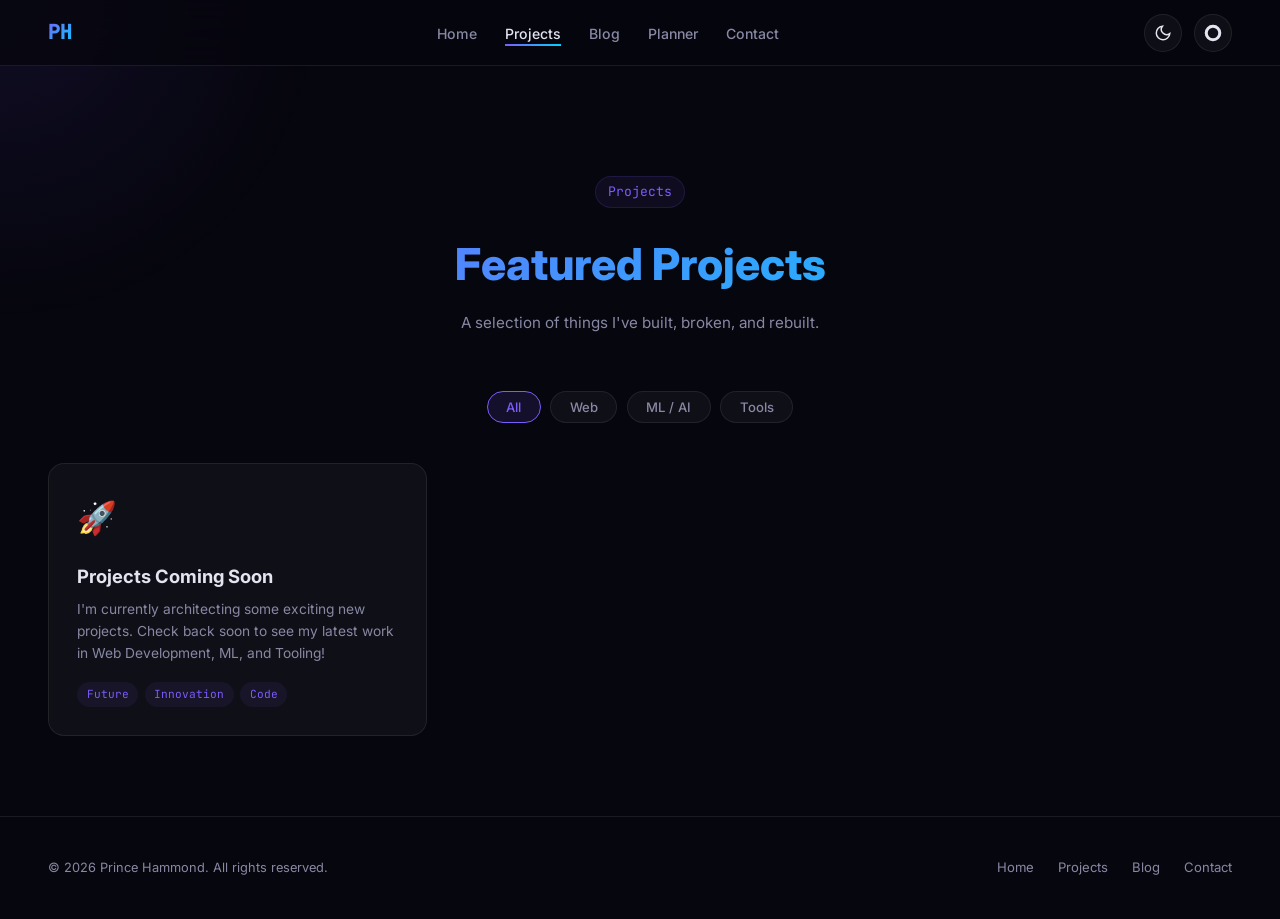
<file: Portfolio/projects.html>
<!DOCTYPE html>
<html lang="en" data-theme="dark">

<head>
  <meta charset="UTF-8" />
  <meta name="viewport" content="width=device-width, initial-scale=1.0" />
  <title>Projects — Prince Hammond</title>
  <meta name="description" content="Explore projects built by Prince Hammond — Featured work in Web, ML, and Tools." />
  <link rel="preconnect" href="https://fonts.googleapis.com" />
  <link rel="preconnect" href="https://fonts.gstatic.com" crossorigin />
  <link
    href="https://fonts.googleapis.com/css2?family=Inter:wght@300;400;500;600;700;800;900&family=JetBrains+Mono:wght@400;500;600&display=swap"
    rel="stylesheet" />
  <link rel="stylesheet" href="style.css?v=1.1" />
</head>

<body>
  <!-- Cursor glow -->
  <div id="cursor-glow" aria-hidden="true"></div>

  <!-- ─── NAVBAR ─── -->
  <nav id="navbar">
    <a href="index.html" class="nav-logo">PH</a>
    <ul class="nav-links" id="nav-links">
      <li><a href="index.html" class="nav-link">Home</a></li>
      <li><a href="projects.html" class="nav-link active">Projects</a></li>
      <li><a href="blog.html" class="nav-link">Blog</a></li>
      <li><a href="planner.html" class="nav-link">Planner</a></li>
      <li><a href="contact.html" class="nav-link">Contact</a></li>
    </ul>
    <div class="nav-actions">
      <button id="theme-toggle" class="theme-btn" aria-label="Switch theme">
        <svg class="theme-icon sun" viewBox="0 0 24 24" fill="none" stroke="currentColor" stroke-width="2">
          <circle cx="12" cy="12" r="5" />
          <path
            d="M12 1v2M12 21v2M4.22 4.22l1.42 1.42M18.36 18.36l1.42 1.42M1 12h2M21 12h2M4.22 19.78l1.42-1.42M18.36 5.64l1.42-1.42" />
        </svg>
        <svg class="theme-icon moon" viewBox="0 0 24 24" fill="none" stroke="currentColor" stroke-width="2">
          <path d="M21 12.79A9 9 0 1 1 11.21 3 7 7 0 0 0 21 12.79z" />
        </svg>
        <svg class="theme-icon ocean" viewBox="0 0 24 24" fill="none" stroke="currentColor" stroke-width="2">
          <path
            d="M2 12c.6.5 1.2 1 2.5 1 2.5 0 2.5-2 5-2 2.6 0 2.4 2 5 2 2.5 0 2.5-2 5-2 1.3 0 1.9.5 2.5 1M2 17c.6.5 1.2 1 2.5 1 2.5 0 2.5-2 5-2 2.6 0 2.4 2 5 2 2.5 0 2.5-2 5-2 1.3 0 1.9.5 2.5 1M2 7c.6.5 1.2 1 2.5 1 2.5 0 2.5-2 5-2 2.6 0 2.4 2 5 2 2.5 0 2.5-2 5-2 1.3 0 1.9.5 2.5 1" />
        </svg>
        <svg class="theme-icon sunset" viewBox="0 0 24 24" fill="none" stroke="currentColor" stroke-width="2">
          <path
            d="M17 18a5 5 0 0 0-10 0M12 2v1M4.22 4.22l.7.7M1 12h1M22 12h1M19.08 4.22l-.7.7M12 18v4M4.93 19.07l.7.7M18.36 19.07l-.7.7M2 14h20" />
        </svg>
      </button>
      <button id="glass-toggle" class="glass-toggle-btn" aria-label="Toggle glass effect">
        <svg viewBox="0 0 24 24" fill="none" stroke="currentColor" stroke-width="2" width="18" height="18">
          <path d="M12 2C6.48 2 2 6.48 2 12s4.48 10 10 10 10-4.48 10-10S17.52 2 12 2z" opacity="0.3" />
          <path
            d="M12 2C6.48 2 2 6.48 2 12s4.48 10 10 10 10-4.48 10-10S17.52 2 12 2zm0 18c-4.42 0-8-3.58-8-8s3.58-8 8-8 8 3.58 8 8-3.58 8-8 8z" />
        </svg>
      </button>
      <button id="mobile-menu-btn" aria-label="Toggle navigation menu">
        <span></span><span></span><span></span>
      </button>
    </div>
  </nav>

  <!-- Theme picker dropdown -->
  <div id="theme-picker" class="theme-picker">
    <button class="theme-option" data-theme="dark"><span class="theme-swatch dark-swatch"></span> Dark</button>
    <button class="theme-option" data-theme="light"><span class="theme-swatch light-swatch"></span> Light</button>
    <button class="theme-option" data-theme="ocean"><span class="theme-swatch ocean-swatch"></span> Ocean</button>
    <button class="theme-option" data-theme="sunset"><span class="theme-swatch sunset-swatch"></span> Sunset</button>
  </div>

  <main style="padding-top: 80px;">
    <!-- ═══════════ PROJECTS ═══════════ -->
    <section id="projects" class="section">
      <div class="section-header">
        <span class="section-tag">Projects</span>
        <h2>Featured Projects</h2>
        <p class="section-subtitle">A selection of things I've built, broken, and rebuilt.</p>
      </div>
      <div class="project-filters">
        <button class="filter-btn active" data-filter="all">All</button>
        <button class="filter-btn" data-filter="web">Web</button>
        <button class="filter-btn" data-filter="ml">ML / AI</button>
        <button class="filter-btn" data-filter="tools">Tools</button>
      </div>
      <div class="projects-grid" id="projects-grid"></div>
    </section>
  </main>

  <footer id="footer">
    <div class="footer-inner">
      <p>&copy; 2026 Prince Hammond. All rights reserved.</p>
      <div class="footer-links">
        <a href="index.html">Home</a>
        <a href="projects.html">Projects</a>
        <a href="blog.html">Blog</a>
        <a href="contact.html">Contact</a>
      </div>
    </div>
  </footer>

  <script src="script.js"></script>
</body>

</html>
</file>
<file: Portfolio/style.css>
/* ============================================================
   PRINCE HAMMOND — CS PORTFOLIO
   Multi-theme · Glassmorphism · Gradient accents · Modern design
   ============================================================ */

/* ── Reset ── */
*,
*::before,
*::after {
  margin: 0;
  padding: 0;
  box-sizing: border-box;
}

/* ═══════════════════════════════════════════
   THEME TOKENS
   ═══════════════════════════════════════════ */

/* DARK (default) */
[data-theme="dark"] {
  --bg: #06060e;
  --bg-alt: #0c0c1a;
  --glass: rgba(255, 255, 255, 0.04);
  --glass-border: rgba(255, 255, 255, 0.08);
  --text: #e4e4f0;
  --text-dim: #8888a4;
  --accent: #7c5cfc;
  --accent2: #00d4ff;
  --accent3: #ff6bca;
  --nav-bg: rgba(6, 6, 14, 0.75);
  --nav-bg-solid: rgba(6, 6, 14, 0.94);
  --code-bg: rgba(15, 15, 30, 0.85);
  --input-bg: rgba(255, 255, 255, 0.04);
  --card-hover: rgba(124, 92, 252, 0.12);
  --glow-color: rgba(124, 92, 252, 0.09);
}

/* LIGHT */
[data-theme="light"] {
  --bg: #f5f5fa;
  --bg-alt: #eeeef5;
  --glass: rgba(255, 255, 255, 0.7);
  --glass-border: rgba(0, 0, 0, 0.08);
  --text: #1a1a2e;
  --text-dim: #6b6b8a;
  --accent: #6c47ec;
  --accent2: #0099cc;
  --accent3: #e0459b;
  --nav-bg: rgba(245, 245, 250, 0.8);
  --nav-bg-solid: rgba(245, 245, 250, 0.96);
  --code-bg: rgba(30, 30, 50, 0.92);
  --input-bg: rgba(0, 0, 0, 0.04);
  --card-hover: rgba(108, 71, 236, 0.08);
  --glow-color: rgba(108, 71, 236, 0.05);
}

/* OCEAN */
[data-theme="ocean"] {
  --bg: #0a1628;
  --bg-alt: #0d1f3c;
  --glass: rgba(255, 255, 255, 0.04);
  --glass-border: rgba(100, 200, 255, 0.1);
  --text: #d0e8ff;
  --text-dim: #6a9cc8;
  --accent: #38bdf8;
  --accent2: #22d3ee;
  --accent3: #a78bfa;
  --nav-bg: rgba(10, 22, 40, 0.75);
  --nav-bg-solid: rgba(10, 22, 40, 0.94);
  --code-bg: rgba(8, 18, 35, 0.9);
  --input-bg: rgba(255, 255, 255, 0.04);
  --card-hover: rgba(56, 189, 248, 0.1);
  --glow-color: rgba(56, 189, 248, 0.07);
}

/* SUNSET */
[data-theme="sunset"] {
  --bg: #1a0a1e;
  --bg-alt: #24102a;
  --glass: rgba(255, 255, 255, 0.04);
  --glass-border: rgba(255, 130, 100, 0.1);
  --text: #f5e0e8;
  --text-dim: #b08090;
  --accent: #f97316;
  --accent2: #fb923c;
  --accent3: #ec4899;
  --nav-bg: rgba(26, 10, 30, 0.75);
  --nav-bg-solid: rgba(26, 10, 30, 0.94);
  --code-bg: rgba(20, 8, 24, 0.9);
  --input-bg: rgba(255, 255, 255, 0.04);
  --card-hover: rgba(249, 115, 22, 0.1);
  --glow-color: rgba(249, 115, 22, 0.07);
}

/* ── Shared design tokens ── */
:root {
  --gradient: linear-gradient(135deg, var(--accent), var(--accent2));
  --gradient2: linear-gradient(135deg, var(--accent), var(--accent3));
  --radius: 16px;
  --radius-sm: 10px;
  --mono: 'JetBrains Mono', monospace;
  --sans: 'Inter', system-ui, -apple-system, sans-serif;
  --shadow: 0 8px 32px rgba(0, 0, 0, 0.25);
  --tr: 0.25s cubic-bezier(0.4, 0, 0.2, 1);
}

/* ── Base ── */
html {
  scroll-behavior: smooth;
  font-size: 16px;
}

body {
  font-family: var(--sans);
  background: var(--bg);
  color: var(--text);
  line-height: 1.65;
  overflow-x: hidden;
  -webkit-font-smoothing: antialiased;
  transition: background 0.5s ease, color 0.5s ease;
}

a {
  color: inherit;
  text-decoration: none;
}

ul {
  list-style: none;
}

img {
  max-width: 100%;
  display: block;
}

button,
input,
textarea,
select {
  font-family: inherit;
  font-size: inherit;
}

/* ── Cursor Glow ── */
#cursor-glow {
  position: fixed;
  width: 650px;
  height: 650px;
  border-radius: 50%;
  background: radial-gradient(circle, var(--glow-color) 0%, transparent 70%);
  pointer-events: none;
  transform: translate(-50%, -50%);
  z-index: 0;
  will-change: left, top;
}

/* ═══════════════════════════════════════════
   NAVBAR
   ═══════════════════════════════════════════ */
#navbar {
  position: fixed;
  top: 0;
  left: 0;
  right: 0;
  display: flex;
  align-items: center;
  justify-content: space-between;
  padding: 0.85rem 3rem;
  backdrop-filter: blur(22px);
  -webkit-backdrop-filter: blur(22px);
  background: var(--nav-bg);
  border-bottom: 1px solid var(--glass-border);
  z-index: 100;
  transition: background var(--tr), box-shadow var(--tr);
}

#navbar.scrolled {
  background: var(--nav-bg-solid);
  box-shadow: 0 4px 30px rgba(0, 0, 0, 0.35);
}

.nav-logo {
  font-weight: 800;
  font-size: 1.3rem;
  font-family: var(--mono);
  background: var(--gradient);
  -webkit-background-clip: text;
  background-clip: text;
  -webkit-text-fill-color: transparent;
}

.nav-links {
  display: flex;
  gap: 1.75rem;
}

.nav-link {
  font-size: 0.88rem;
  font-weight: 500;
  color: var(--text-dim);
  position: relative;
  padding: 0.3rem 0;
  transition: color var(--tr);
}

.nav-link::after {
  content: '';
  position: absolute;
  bottom: 0;
  left: 0;
  width: 0;
  height: 2px;
  background: var(--gradient);
  transition: width var(--tr);
}

.nav-link:hover,
.nav-link.active {
  color: var(--text);
}

.nav-link:hover::after,
.nav-link.active::after {
  width: 100%;
}

.nav-actions {
  display: flex;
  align-items: center;
  gap: 0.75rem;
}

/* Theme toggle button */
.theme-btn {
  background: var(--glass);
  border: 1px solid var(--glass-border);
  color: var(--text);
  width: 38px;
  height: 38px;
  border-radius: 50%;
  cursor: pointer;
  display: flex;
  align-items: center;
  justify-content: center;
  transition: var(--tr);
  position: relative;
}

.theme-btn:hover {
  background: var(--card-hover);
  border-color: var(--accent);
}

.theme-icon {
  width: 18px;
  height: 18px;
  position: absolute;
  transition: opacity 0.3s ease, transform 0.4s cubic-bezier(0.175, 0.885, 0.32, 1.275);
  opacity: 0;
  transform: rotate(-90deg) scale(0);
}

/* Specific icon visibility based on theme */
[data-theme="dark"] .theme-icon.moon {
  opacity: 1;
  transform: rotate(0) scale(1);
}

[data-theme="light"] .theme-icon.sun {
  opacity: 1;
  transform: rotate(0) scale(1);
}

[data-theme="ocean"] .theme-icon.ocean {
  opacity: 1;
  transform: rotate(0) scale(1);
}

[data-theme="sunset"] .theme-icon.sunset {
  opacity: 1;
  transform: rotate(0) scale(1);
}

/* Theme picker dropdown */
.theme-picker {
  position: fixed;
  top: 60px;
  right: 3rem;
  background: var(--bg-alt);
  border: 1px solid var(--glass-border);
  border-radius: var(--radius-sm);
  padding: 0.5rem;
  display: none;
  flex-direction: column;
  gap: 0.25rem;
  z-index: 200;
  box-shadow: 0 12px 40px rgba(0, 0, 0, 0.4);
  backdrop-filter: blur(16px);
  animation: fadeUp 0.25s ease;
}

.theme-picker.open {
  display: flex;
}

.theme-option {
  display: flex;
  align-items: center;
  gap: 0.6rem;
  padding: 0.55rem 1rem;
  border: none;
  border-radius: 8px;
  background: transparent;
  color: var(--text);
  cursor: pointer;
  font-size: 0.85rem;
  font-weight: 500;
  transition: var(--tr);
}

.theme-option:hover {
  background: var(--glass);
}

.theme-swatch {
  width: 16px;
  height: 16px;
  border-radius: 50%;
  border: 2px solid var(--glass-border);
  flex-shrink: 0;
}

.dark-swatch {
  background: #06060e;
}

.light-swatch {
  background: #f5f5fa;
}

.ocean-swatch {
  background: #0a1628;
}

.sunset-swatch {
  background: #1a0a1e;
}

/* Glass toggle button */
.glass-toggle-btn {
  background: var(--glass);
  border: 1px solid var(--glass-border);
  color: var(--text);
  width: 38px;
  height: 38px;
  border-radius: 50%;
  cursor: pointer;
  display: flex;
  align-items: center;
  justify-content: center;
  transition: var(--tr);
  position: relative;
}

.glass-toggle-btn:hover {
  background: var(--card-hover);
  border-color: var(--accent);
}

.glass-toggle-btn.active {
  background: rgba(124, 92, 252, 0.2);
  border-color: var(--accent);
  color: var(--accent);
}

/* ═══════════════════════════════════════════
   GLASS MODE — Enhanced glassmorphism overlay
   ═══════════════════════════════════════════ */
body.glass-mode .glass-card,
body.glass-mode .project-card,
body.glass-mode .blog-card {
  background: rgba(255, 255, 255, 0.06);
  backdrop-filter: blur(24px) saturate(1.4);
  -webkit-backdrop-filter: blur(24px) saturate(1.4);
  border: 1px solid rgba(255, 255, 255, 0.12);
  box-shadow: 0 8px 32px rgba(0, 0, 0, 0.3), inset 0 1px 0 rgba(255, 255, 255, 0.06);
}

body.glass-mode .glass-card:hover,
body.glass-mode .project-card:hover,
body.glass-mode .blog-card:hover {
  background: rgba(255, 255, 255, 0.09);
  border-color: rgba(255, 255, 255, 0.18);
  box-shadow: 0 16px 48px rgba(0, 0, 0, 0.35), inset 0 1px 0 rgba(255, 255, 255, 0.1);
}

body.glass-mode #navbar {
  background: rgba(255, 255, 255, 0.04);
  backdrop-filter: blur(28px) saturate(1.5);
  -webkit-backdrop-filter: blur(28px) saturate(1.5);
  border-bottom: 1px solid rgba(255, 255, 255, 0.1);
}

body.glass-mode #navbar.scrolled {
  background: rgba(255, 255, 255, 0.06);
  box-shadow: 0 4px 30px rgba(0, 0, 0, 0.3);
}

body.glass-mode .code-window {
  background: rgba(10, 10, 25, 0.6);
  backdrop-filter: blur(20px);
  -webkit-backdrop-filter: blur(20px);
  border: 1px solid rgba(255, 255, 255, 0.1);
}

body.glass-mode .btn-primary {
  backdrop-filter: blur(12px);
  -webkit-backdrop-filter: blur(12px);
}

body.glass-mode .filter-btn {
  background: rgba(255, 255, 255, 0.05);
  backdrop-filter: blur(12px);
  -webkit-backdrop-filter: blur(12px);
  border: 1px solid rgba(255, 255, 255, 0.1);
  transition: all 0.4s cubic-bezier(0.4, 0, 0.2, 1);
}

body.glass-mode .filter-btn:hover,
body.glass-mode .filter-btn.active {
  background: rgba(255, 255, 255, 0.12);
  border-color: rgba(255, 255, 255, 0.2);
  box-shadow: 0 4px 16px rgba(0, 0, 0, 0.2), inset 0 1px 0 rgba(255, 255, 255, 0.1);
  transform: translateY(-2px);
}

body.glass-mode .btn {
  backdrop-filter: blur(16px);
  -webkit-backdrop-filter: blur(16px);
  transition: all 0.4s cubic-bezier(0.4, 0, 0.2, 1);
}

body.glass-mode .btn-primary {
  background: linear-gradient(135deg, rgba(124, 92, 252, 0.7), rgba(0, 212, 255, 0.7));
  border: 1px solid rgba(255, 255, 255, 0.15);
  box-shadow: 0 4px 20px rgba(124, 92, 252, 0.25), inset 0 1px 0 rgba(255, 255, 255, 0.15);
}

body.glass-mode .btn-primary:hover {
  background: linear-gradient(135deg, rgba(124, 92, 252, 0.85), rgba(0, 212, 255, 0.85));
  box-shadow: 0 8px 32px rgba(124, 92, 252, 0.4), inset 0 1px 0 rgba(255, 255, 255, 0.2);
  transform: translateY(-3px);
}

body.glass-mode .btn-outline {
  background: rgba(255, 255, 255, 0.04);
  border: 1.5px solid rgba(255, 255, 255, 0.12);
  box-shadow: inset 0 1px 0 rgba(255, 255, 255, 0.06);
}

body.glass-mode .btn-outline:hover {
  background: rgba(255, 255, 255, 0.1);
  border-color: rgba(255, 255, 255, 0.2);
  box-shadow: 0 4px 16px rgba(0, 0, 0, 0.15), inset 0 1px 0 rgba(255, 255, 255, 0.1);
  transform: translateY(-2px);
}

body.glass-mode .btn-sm {
  backdrop-filter: blur(12px);
  -webkit-backdrop-filter: blur(12px);
}

body.glass-mode .theme-btn,
body.glass-mode .glass-toggle-btn {
  background: rgba(255, 255, 255, 0.06);
  backdrop-filter: blur(16px);
  -webkit-backdrop-filter: blur(16px);
  border: 1px solid rgba(255, 255, 255, 0.1);
  transition: all 0.4s cubic-bezier(0.4, 0, 0.2, 1);
}

body.glass-mode .theme-btn:hover,
body.glass-mode .glass-toggle-btn:hover {
  background: rgba(255, 255, 255, 0.12);
  border-color: rgba(255, 255, 255, 0.2);
  box-shadow: 0 4px 12px rgba(0, 0, 0, 0.2);
  transform: scale(1.08);
}

body.glass-mode .social-link {
  background: rgba(255, 255, 255, 0.05);
  backdrop-filter: blur(12px);
  -webkit-backdrop-filter: blur(12px);
  border: 1px solid rgba(255, 255, 255, 0.08);
  transition: all 0.4s cubic-bezier(0.4, 0, 0.2, 1);
}

body.glass-mode .social-link:hover {
  background: rgba(255, 255, 255, 0.12);
  border-color: rgba(255, 255, 255, 0.18);
  box-shadow: 0 4px 16px rgba(0, 0, 0, 0.2);
  transform: translateY(-3px) scale(1.05);
}

body.glass-mode .calendar-nav button {
  background: rgba(255, 255, 255, 0.06);
  backdrop-filter: blur(12px);
  -webkit-backdrop-filter: blur(12px);
  border: 1px solid rgba(255, 255, 255, 0.1);
  transition: all 0.4s cubic-bezier(0.4, 0, 0.2, 1);
}

body.glass-mode .calendar-nav button:hover {
  background: rgba(255, 255, 255, 0.12);
  transform: translateY(-2px);
}

body.glass-mode .nav-link::after {
  background: linear-gradient(90deg, rgba(124, 92, 252, 0.8), rgba(0, 212, 255, 0.8));
  height: 2px;
  filter: blur(0.5px);
}

body.glass-mode .theme-picker {
  background: rgba(255, 255, 255, 0.06);
  backdrop-filter: blur(28px) saturate(1.4);
  -webkit-backdrop-filter: blur(28px) saturate(1.4);
  border: 1px solid rgba(255, 255, 255, 0.12);
}

body.glass-mode .todo-item {
  background: rgba(255, 255, 255, 0.03);
  backdrop-filter: blur(8px);
  -webkit-backdrop-filter: blur(8px);
}

body.glass-mode #footer {
  background: rgba(255, 255, 255, 0.02);
  backdrop-filter: blur(16px);
  -webkit-backdrop-filter: blur(16px);
}

/* Light-theme glass adjustments */
[data-theme="light"].glass-mode .glass-card,
[data-theme="light"].glass-mode .project-card,
[data-theme="light"].glass-mode .blog-card {
  background: rgba(255, 255, 255, 0.45);
  border: 1px solid rgba(0, 0, 0, 0.06);
  box-shadow: 0 8px 32px rgba(0, 0, 0, 0.08), inset 0 1px 0 rgba(255, 255, 255, 0.8);
}

[data-theme="light"].glass-mode #navbar {
  background: rgba(255, 255, 255, 0.5);
  border-bottom: 1px solid rgba(0, 0, 0, 0.06);
}

/* Mobile hamburger */
#mobile-menu-btn {
  display: none;
  background: none;
  border: none;
  cursor: pointer;
  flex-direction: column;
  gap: 5px;
  padding: 0.5rem;
}

#mobile-menu-btn span {
  display: block;
  width: 22px;
  height: 2px;
  background: var(--text);
  border-radius: 2px;
  transition: var(--tr);
}

/* ═══════════════════════════════════════════
   SECTIONS — SHARED
   ═══════════════════════════════════════════ */
.section {
  padding: 6rem 3rem 5rem;
  max-width: 1280px;
  margin: 0 auto;
  position: relative;
}

.section-header {
  text-align: center;
  margin-bottom: 3.5rem;
}

.section-tag {
  font-family: var(--mono);
  font-size: 0.82rem;
  color: var(--accent);
  display: inline-block;
  margin-bottom: 0.75rem;
  padding: 0.25rem 0.75rem;
  border-radius: 50px;
  background: rgba(124, 92, 252, 0.08);
  border: 1px solid rgba(124, 92, 252, 0.15);
}

.section-header h2 {
  font-size: 2.75rem;
  font-weight: 800;
  background: var(--gradient);
  -webkit-background-clip: text;
  background-clip: text;
  -webkit-text-fill-color: transparent;
  margin-top: 0.5rem;
}

.section-subtitle {
  color: var(--text-dim);
  margin-top: 0.6rem;
  max-width: 520px;
  margin-inline: auto;
  font-size: 0.95rem;
}

/* Glass Card */
.glass-card {
  background: var(--glass);
  border: 1px solid var(--glass-border);
  border-radius: var(--radius);
  backdrop-filter: blur(12px);
  -webkit-backdrop-filter: blur(12px);
  box-shadow: var(--shadow);
  transition: transform var(--tr), box-shadow var(--tr), border-color var(--tr);
}

.glass-card:hover {
  transform: translateY(-10px) scale(1.08);
  box-shadow: 0 20px 60px var(--card-hover);
  border-color: rgba(124, 92, 252, 0.25);
}

/* Buttons */
.btn {
  display: inline-flex;
  align-items: center;
  gap: 0.5rem;
  padding: 0.75rem 1.75rem;
  border-radius: 50px;
  font-weight: 600;
  font-size: 0.92rem;
  border: none;
  cursor: pointer;
  transition: var(--tr);
  white-space: nowrap;
}

.btn-primary {
  background: var(--gradient);
  color: #fff;
  box-shadow: 0 4px 20px rgba(124, 92, 252, 0.3);
}

.btn-primary:hover {
  box-shadow: 0 6px 28px rgba(124, 92, 252, 0.5);
  transform: translateY(-2px);
}

.btn-outline {
  background: transparent;
  color: var(--text);
  border: 1.5px solid var(--glass-border);
}

.btn-outline:hover {
  border-color: var(--accent);
  color: var(--accent);
  background: rgba(124, 92, 252, 0.05);
}

.btn-sm {
  padding: 0.5rem 1.25rem;
  font-size: 0.82rem;
}

.btn-full {
  width: 100%;
  justify-content: center;
}

/* ═══════════════════════════════════════════
   HERO
   ═══════════════════════════════════════════ */
#hero {
  min-height: 100vh;
  display: flex;
  align-items: center;
  justify-content: center;
  gap: 4rem;
  padding: 7rem 3rem 4rem;
  max-width: 1360px;
  margin: 0 auto;
  position: relative;
  overflow: hidden;
}

.hero-bg-grid {
  position: absolute;
  inset: 0;
  background-image:
    linear-gradient(rgba(124, 92, 252, 0.06) 1px, transparent 1px),
    linear-gradient(90deg, rgba(124, 92, 252, 0.06) 1px, transparent 1px);
  background-size: 60px 60px;
  -webkit-mask-image: radial-gradient(ellipse 70% 60% at 50% 40%, black 30%, transparent);
  mask-image: radial-gradient(ellipse 70% 60% at 50% 40%, black 30%, transparent);
  pointer-events: none;
}

/* Welcome Greetings Styling */
.hero-welcome {
  display: inline-flex;
  align-items: center;
  gap: 0.8rem;
  padding: 0.6rem 1.4rem;
  border-radius: 16px;
  background: rgba(124, 92, 252, 0.1);
  backdrop-filter: blur(12px);
  -webkit-backdrop-filter: blur(12px);
  border: 1px solid rgba(124, 92, 252, 0.2);
  margin-bottom: 1.5rem;
  min-height: 3.5rem;
  box-shadow: 0 8px 32px rgba(0, 0, 0, 0.1), inset 0 1px 0 rgba(255, 255, 255, 0.1);
}

.welcome-text {
  font-size: 2.2rem;
  font-weight: 800;
  color: var(--accent);
  text-shadow: 0 0 20px rgba(124, 92, 252, 0.4);
}

.welcome-lang {
  font-size: 0.85rem;
  font-family: var(--mono);
  color: var(--text-dim);
  text-transform: uppercase;
  letter-spacing: 2px;
  background: rgba(255, 255, 255, 0.05);
  padding: 0.2rem 0.6rem;
  border-radius: 4px;
}

.fade-in {
  animation: fadeIn 0.5s ease forwards;
}

.fade-out {
  animation: fadeOut 0.5s ease forwards;
}

@keyframes fadeIn {
  from {
    opacity: 0;
    transform: translateY(10px);
    filter: blur(4px);
  }

  to {
    opacity: 1;
    transform: translateY(0);
    filter: blur(0);
  }
}

@keyframes fadeOut {
  from {
    opacity: 1;
    transform: translateY(0);
    filter: blur(0);
  }

  to {
    opacity: 0;
    transform: translateY(-10px);
    filter: blur(4px);
  }
}

.hero-content {
  position: relative;
  flex: 1;
  max-width: 580px;
}

.hero-badge {
  display: inline-flex;
  align-items: center;
  gap: 0.4rem;
  font-size: 0.82rem;
  font-weight: 500;
  color: var(--accent);
  padding: 0.35rem 1rem;
  border-radius: 50px;
  background: rgba(124, 92, 252, 0.08);
  border: 1px solid rgba(124, 92, 252, 0.15);
  margin-bottom: 1.25rem;
  animation: fadeUp 0.7s ease both;
}

.hero-name {
  font-size: 5.5rem;
  font-weight: 900;
  line-height: 1.08;
  background-image: url('assets/workspace.png');
  background-size: 150%;
  background-position: center;
  -webkit-background-clip: text;
  background-clip: text;
  -webkit-text-fill-color: transparent;
  /* Removed animation to prevent conflict with scroll zoom */
  opacity: 1;
  transform-origin: center;
  will-change: transform, opacity, background-size;
}

.hero-tagline {
  font-size: 1.15rem;
  color: var(--accent2);
  margin-top: 0.75rem;
  font-family: var(--mono);
  font-weight: 500;
  min-height: 1.6em;
  animation: fadeUp 0.7s 0.2s ease both;
}

.hero-description {
  color: var(--text-dim);
  margin-top: 1.25rem;
  font-size: 0.95rem;
  line-height: 1.75;
  animation: fadeUp 0.7s 0.3s ease both;
}

.hero-cta {
  display: flex;
  gap: 1rem;
  margin-top: 2rem;
  flex-wrap: wrap;
  animation: fadeUp 0.7s 0.4s ease both;
}

.hero-stats {
  display: flex;
  gap: 2.5rem;
  margin-top: 2.5rem;
  animation: fadeUp 0.7s 0.5s ease both;
}

.stat {
  display: flex;
  flex-direction: column;
  align-items: center;
}

.stat-number {
  font-size: 2.2rem;
  font-weight: 800;
  background: var(--gradient);
  -webkit-background-clip: text;
  background-clip: text;
  -webkit-text-fill-color: transparent;
}

.stat-label {
  font-size: 0.78rem;
  color: var(--text-dim);
  margin-top: 0.1rem;
  text-transform: uppercase;
  letter-spacing: 0.5px;
}

/* Code window */
.hero-visual {
  position: relative;
  flex: 1;
  animation: fadeUp 0.7s 0.25s ease both;
}

.code-window {
  background: var(--code-bg);
  border: 1px solid var(--glass-border);
  border-radius: var(--radius);
  overflow: hidden;
  box-shadow: 0 20px 60px rgba(0, 0, 0, 0.4), 0 0 80px rgba(124, 92, 252, 0.06);
}

.code-header {
  display: flex;
  align-items: center;
  gap: 0.5rem;
  padding: 0.75rem 1rem;
  border-bottom: 1px solid var(--glass-border);
  background: rgba(255, 255, 255, 0.02);
}

.dot {
  width: 12px;
  height: 12px;
  border-radius: 50%;
}

.dot.red {
  background: #ff5f57;
}

.dot.yellow {
  background: #febc2e;
}

.dot.green {
  background: #28c840;
}

.code-title {
  margin-left: 0.75rem;
  font-family: var(--mono);
  font-size: 0.75rem;
  color: var(--text-dim);
}

.code-body {
  padding: 1.25rem 1.5rem;
  font-family: var(--mono);
  font-size: 0.8rem;
  line-height: 1.8;
  overflow-x: auto;
  color: #c1c1d7;
}

.code-body .kw {
  color: #c678dd;
}

.code-body .fn {
  color: #61afef;
}

.code-body .cls {
  color: #e5c07b;
}

.code-body .st {
  color: #98c379;
}

.code-body .pr {
  color: #e06c75;
}

.code-body .cm {
  color: #5c6370;
  font-style: italic;
}

/* ═══════════════════════════════════════════
   ABOUT ME
   ═══════════════════════════════════════════ */
#about {
  position: relative;
  overflow: hidden;
}

#about-bg-effect {
  position: absolute;
  inset: 0;
  z-index: -1;
  background: radial-gradient(circle at 80% 20%, var(--glow-color) 0%, transparent 40%),
    radial-gradient(circle at 20% 80%, var(--glow-color) 0%, transparent 40%);
  opacity: 0.6;
  filter: blur(80px);
}

.about-container {
  display: grid;
  grid-template-columns: 1.2fr 1fr;
  gap: 2rem;
}

.about-text {
  padding: 2.25rem;
}

.about-text h3 {
  font-size: 1.35rem;
  font-weight: 700;
  margin-bottom: 1rem;
}

.about-text>p {
  color: var(--text-dim);
  line-height: 1.75;
  font-size: 0.92rem;
  margin-bottom: 0.85rem;
}

.about-text>p:last-of-type {
  margin-bottom: 0;
}

.about-intro {
  font-size: 1.05rem !important;
  font-weight: 500;
  color: var(--text) !important;
  line-height: 1.65 !important;
  margin-bottom: 1.15rem !important;
}

.about-drives-title {
  font-size: 0.95rem;
  font-weight: 700;
  color: var(--text);
  margin: 1.25rem 0 0.6rem;
}

.about-drives {
  list-style: none;
  padding: 0;
  margin: 0 0 1rem;
  display: flex;
  flex-direction: column;
  gap: 0.45rem;
}

.about-drives li {
  font-size: 0.9rem;
  color: var(--text-dim);
  line-height: 1.6;
  padding: 0.45rem 0.85rem;
  border-radius: var(--radius-sm);
  background: rgba(124, 92, 252, 0.04);
  border-left: 3px solid var(--accent);
  transition: background var(--tr);
}

.about-drives li:hover {
  background: rgba(124, 92, 252, 0.08);
}

.about-cta-link {
  color: var(--accent);
  font-weight: 600;
  text-decoration: underline;
  text-underline-offset: 3px;
  transition: color var(--tr);
}

.about-cta-link:hover {
  color: var(--accent2);
}

.about-detail {
  margin-top: 1.75rem;
  display: flex;
  flex-direction: column;
  gap: 1rem;
}

.detail-item {
  display: flex;
  align-items: flex-start;
  gap: 0.85rem;
}

.detail-icon {
  font-size: 1.4rem;
  width: 40px;
  height: 40px;
  border-radius: var(--radius-sm);
  background: rgba(124, 92, 252, 0.08);
  display: flex;
  align-items: center;
  justify-content: center;
  flex-shrink: 0;
}

.detail-item strong {
  font-size: 0.85rem;
  display: block;
  margin-bottom: 0.1rem;
}

.detail-item p {
  font-size: 0.82rem;
  color: var(--text-dim);
}

.availability-card {
  margin-top: 2rem;
  padding: 1.5rem;
  background: rgba(124, 92, 252, 0.05);
  border: 1px solid rgba(124, 92, 252, 0.2);
  border-radius: var(--radius);
  transition: var(--tr);
}

.availability-card:hover {
  background: rgba(124, 92, 252, 0.08);
  border-color: rgba(124, 92, 252, 0.4);
}

.availability-status {
  display: flex;
  align-items: center;
  gap: 0.75rem;
  margin-bottom: 0.75rem;
}

.status-dot {
  width: 10px;
  height: 10px;
  background-color: #10B981;
  border-radius: 50%;
  display: inline-block;
}

.status-dot.pulsing {
  animation: pulse-green 2s infinite;
}

@keyframes pulse-green {
  0% { box-shadow: 0 0 0 0 rgba(16, 185, 129, 0.7); }
  70% { box-shadow: 0 0 0 8px rgba(16, 185, 129, 0); }
  100% { box-shadow: 0 0 0 0 rgba(16, 185, 129, 0); }
}

.availability-status strong {
  font-size: 0.95rem;
  color: var(--accent);
}

.availability-location {
  font-size: 0.85rem;
  color: var(--text-dim);
  line-height: 1.5;
}

.about-skills {
  padding: 2.25rem;
}

.about-skills h3 {
  font-size: 1.2rem;
  font-weight: 700;
  margin-bottom: 1.25rem;
}

.about-skills h4 {
  font-size: 0.9rem;
  font-weight: 600;
  margin: 1.5rem 0 0.75rem;
  color: var(--text-dim);
}

.skills-grid {
  display: flex;
  flex-wrap: wrap;
  gap: 0.5rem;
}

.skill-chip {
  padding: 0.25rem 0.65rem;
  border-radius: 50px;
  font-size: 0.72rem;
  font-weight: 600;
  font-family: var(--mono);
  background: rgba(124, 92, 252, 0.1);
  color: var(--accent);
  border: 1px solid rgba(124, 92, 252, 0.15);
  transition: var(--tr);
}

.skill-chip:hover {
  background: rgba(124, 92, 252, 0.2);
  transform: translateY(-2px);
}

.interests-list {
  display: flex;
  flex-wrap: wrap;
  gap: 0.5rem;
}

.interest-tag {
  padding: 0.25rem 0.65rem;
  border-radius: 50px;
  font-size: 0.72rem;
  font-weight: 500;
  background: rgba(0, 212, 252, 0.08);
  color: var(--accent2);
  border: 1px solid rgba(0, 212, 252, 0.12);
}

.about-video-wrapper {
  margin-top: 2rem;
  border-radius: var(--radius);
  overflow: hidden;
  position: relative;
  background: var(--bg-alt);
  aspect-ratio: 16 / 9;
  width: 100%;
  border: 1px solid var(--glass-border);
  box-shadow: var(--shadow);
  transition: var(--tr);
}

.about-video-wrapper:hover {
  transform: translateY(-5px);
  border-color: rgba(124, 92, 252, 0.4);
  box-shadow: 0 15px 40px rgba(124, 92, 252, 0.2);
}

.about-video-iframe {
  position: absolute;
  inset: 0;
  width: 100%;
  height: 100%;
  border: none;
}

.about-extra-container {
  display: grid;
  grid-template-columns: 1fr 1fr;
  gap: 2rem;
  margin-top: 2rem;
}

.about-history,
.about-leadership {
  padding: 2.25rem;
}

/* Timeline */
.timeline {
  margin-top: 1.5rem;
  position: relative;
  padding-left: 20px;
  border-left: 2px solid var(--glass-border);
}

.timeline-item {
  position: relative;
  padding-bottom: 1.5rem;
}

.timeline-item::before {
  content: '';
  position: absolute;
  left: -27px;
  top: 5px;
  width: 12px;
  height: 12px;
  border-radius: 50%;
  background: var(--accent);
  border: 2px solid var(--bg);
  z-index: 1;
}

.timeline-item h4 {
  font-size: 1rem;
  margin-bottom: 0.2rem;
}

.timeline-item p {
  font-size: 0.85rem;
  color: var(--text-dim);
}

/* Leadership */
.leadership-list {
  margin-top: 1.5rem;
  display: flex;
  flex-direction: column;
  gap: 1rem;
}

.leadership-item {
  display: flex;
  align-items: center;
  gap: 1rem;
  padding: 1rem;
  border-radius: var(--radius-sm);
  background: rgba(255, 255, 255, 0.03);
  border: 1px solid var(--glass-border);
  transition: var(--tr);
}

.leadership-item:hover {
  background: rgba(124, 92, 252, 0.05);
  transform: translateX(10px);
  border-color: var(--accent);
}

.leadership-item h4 {
  font-size: 0.95rem;
  margin-bottom: 0.1rem;
}

.leadership-item span {
  font-size: 0.82rem;
  color: var(--text-dim);
}


/* ═══════════════════════════════════════════
   PROJECTS
   ═══════════════════════════════════════════ */
.project-filters {
  display: flex;
  gap: 0.6rem;
  justify-content: center;
  margin-bottom: 2.5rem;
  flex-wrap: wrap;
}

.filter-btn {
  padding: 0.45rem 1.15rem;
  border-radius: 50px;
  background: var(--glass);
  color: var(--text-dim);
  border: 1px solid var(--glass-border);
  cursor: pointer;
  font-weight: 500;
  font-size: 0.82rem;
  transition: var(--tr);
}

.filter-btn:hover,
.filter-btn.active {
  background: rgba(124, 92, 252, 0.12);
  color: var(--accent);
  border-color: var(--accent);
}

.projects-grid {
  display: grid;
  grid-template-columns: repeat(auto-fill, minmax(340px, 1fr));
  gap: 1.5rem;
}

.project-card {
  padding: 1.75rem;
  border-radius: var(--radius);
  background: var(--glass);
  border: 1px solid var(--glass-border);
  transition: var(--tr);
  display: flex;
  flex-direction: column;
  position: relative;
  overflow: hidden;
}

.project-card::before {
  content: '';
  position: absolute;
  top: 0;
  left: 0;
  right: 0;
  height: 3px;
  background: var(--gradient);
  opacity: 0;
  transition: opacity var(--tr);
}

.project-card:hover::before {
  opacity: 1;
}

.project-card:hover {
  transform: translateY(-15px) scale(1.1);
  box-shadow: 0 25px 70px var(--card-hover);
  border-color: rgba(124, 92, 252, 0.4);
  z-index: 20;
}

.project-icon {
  font-size: 2rem;
  margin-bottom: 1rem;
  transition: transform var(--tr);
}

.project-card:hover .project-icon {
  transform: scale(1.15);
}

.project-card h3 {
  font-size: 1.15rem;
  font-weight: 700;
  margin-bottom: 0.4rem;
}

.project-card p {
  color: var(--text-dim);
  font-size: 0.86rem;
  flex: 1;
  line-height: 1.6;
}

.project-tags {
  display: flex;
  gap: 0.4rem;
  flex-wrap: wrap;
  margin-top: 1.15rem;
}

.project-tag {
  font-size: 0.7rem;
  padding: 0.2rem 0.6rem;
  border-radius: 50px;
  background: rgba(124, 92, 252, 0.08);
  color: var(--accent);
  font-family: var(--mono);
}

.project-links {
  display: flex;
  gap: 1rem;
  margin-top: 1rem;
}

.project-links a {
  font-size: 0.8rem;
  color: var(--accent2);
  font-weight: 600;
  display: flex;
  align-items: center;
  gap: 0.3rem;
  transition: color var(--tr);
}

.project-links a:hover {
  color: var(--accent3);
}

/* ═══════════════════════════════════════════
   BLOG
   ═══════════════════════════════════════════ */
.blog-grid {
  display: grid;
  grid-template-columns: repeat(auto-fill, minmax(340px, 1fr));
  gap: 1.5rem;
}

.blog-card {
  border-radius: var(--radius);
  background: var(--glass);
  border: 1px solid var(--glass-border);
  overflow: hidden;
  transition: var(--tr);
  display: flex;
  flex-direction: column;
}

.blog-card:hover {
  transform: translateY(-15px) scale(1.1);
  box-shadow: 0 25px 70px var(--card-hover);
  border-color: rgba(124, 92, 252, 0.4);
  z-index: 20;
}

.blog-thumb {
  height: 175px;
  background-size: cover;
  background-position: center;
  position: relative;
  transition: transform var(--tr);
}

.blog-card:hover .blog-thumb {
  transform: scale(1.05);
}

.blog-thumb .blog-category {
  position: absolute;
  top: 0.85rem;
  left: 0.85rem;
  font-size: 0.7rem;
  padding: 0.3rem 0.75rem;
  border-radius: 50px;
  background: rgba(0, 0, 0, 0.5);
  backdrop-filter: blur(8px);
  color: var(--accent2);
  font-weight: 600;
  text-transform: uppercase;
  letter-spacing: 0.5px;
}

.blog-body {
  padding: 1.4rem;
  flex: 1;
  display: flex;
  flex-direction: column;
}

.blog-meta {
  font-size: 0.76rem;
  color: var(--text-dim);
  margin-bottom: 0.4rem;
}

.blog-card h3 {
  font-size: 1.05rem;
  font-weight: 700;
  margin-bottom: 0.4rem;
  line-height: 1.4;
}

.blog-card p {
  color: var(--text-dim);
  font-size: 0.84rem;
  flex: 1;
  line-height: 1.6;
}

.blog-read-more {
  margin-top: 0.85rem;
  font-size: 0.8rem;
  color: var(--accent);
  font-weight: 600;
  display: flex;
  align-items: center;
  gap: 0.3rem;
  transition: color var(--tr);
}

.blog-read-more:hover {
  color: var(--accent2);
}

/* ═══════════════════════════════════════════
   CALENDAR & TODO
   ═══════════════════════════════════════════ */
.planner-container {
  display: grid;
  grid-template-columns: 1fr 1fr;
  gap: 2rem;
}

.calendar-panel {
  padding: 2rem;
}

.calendar-nav {
  display: flex;
  align-items: center;
  justify-content: space-between;
  margin-bottom: 1.5rem;
}

.calendar-nav button {
  background: var(--glass);
  border: 1px solid var(--glass-border);
  color: var(--text);
  padding: 0.4rem 0.8rem;
  border-radius: var(--radius-sm);
  cursor: pointer;
  font-size: 1rem;
  transition: var(--tr);
}

.calendar-nav button:hover {
  background: rgba(124, 92, 252, 0.12);
  border-color: var(--accent);
}

.calendar-nav h3 {
  font-weight: 600;
  font-size: 1rem;
}

.calendar-weekdays {
  display: grid;
  grid-template-columns: repeat(7, 1fr);
  text-align: center;
  color: var(--text-dim);
  font-size: 0.76rem;
  font-weight: 600;
  text-transform: uppercase;
  margin-bottom: 0.75rem;
  letter-spacing: 0.3px;
}

.calendar-days {
  display: grid;
  grid-template-columns: repeat(7, 1fr);
  gap: 4px;
}

.cal-day {
  aspect-ratio: 1;
  display: flex;
  align-items: center;
  justify-content: center;
  border-radius: var(--radius-sm);
  font-size: 0.84rem;
  cursor: pointer;
  transition: var(--tr);
  position: relative;
}

.cal-day:hover {
  background: rgba(124, 92, 252, 0.08);
}

.cal-day.today {
  background: rgba(124, 92, 252, 0.18);
  color: var(--accent);
  font-weight: 700;
}

.cal-day.selected {
  background: var(--accent);
  color: #fff;
  font-weight: 700;
}

.cal-day.other-month {
  color: var(--text-dim);
  opacity: 0.25;
}

.cal-day .dot-indicator {
  position: absolute;
  bottom: 3px;
  left: 50%;
  transform: translateX(-50%);
  width: 4px;
  height: 4px;
  border-radius: 50%;
  background: var(--accent2);
}

/* ═══════════════════════════════════════════
   GOAL STREAK TRACKER
   ═══════════════════════════════════════════ */
.streak-tracker {
  grid-column: 1 / -1;
  display: flex;
  align-items: center;
  justify-content: center;
  gap: 1.5rem;
  padding: 1.25rem;
  margin-bottom: 1.5rem;
  background: linear-gradient(135deg, rgba(255, 82, 82, 0.15), rgba(255, 183, 77, 0.15));
  border: 1px solid rgba(255, 82, 82, 0.2) !important;
  animation: fadeUp 0.6s ease;
  min-height: 100px;
}

.streak-icon {
  font-size: 2.8rem;
  filter: drop-shadow(0 0 10px rgba(255, 82, 82, 0.4));
  animation: pulse-fire 2s infinite ease-in-out;
}

.streak-info {
  display: flex;
  flex-direction: column;
}

.hero-name {
  font-size: 4.8rem;
  font-weight: 900;
  line-height: 1.1;
  color: var(--text);
  margin-bottom: 1rem;
}

.streak-count {
  font-size: 2.5rem;
  font-weight: 900;
  line-height: 1;
  color: var(--text);
  font-family: var(--mono);
}

.streak-label {
  font-size: 0.85rem;
  color: var(--text-dim);
  text-transform: uppercase;
  letter-spacing: 2px;
  font-weight: 600;
}

@keyframes pulse-fire {

  0%,
  100% {
    transform: scale(1);
    filter: drop-shadow(0 0 10px rgba(255, 82, 82, 0.4));
  }

  50% {
    transform: scale(1.15);
    filter: drop-shadow(0 0 25px rgba(255, 82, 82, 0.7));
  }
}

/* Todo */
.todo-panel {
  padding: 2rem;
  display: flex;
  flex-direction: column;
}

.todo-header {
  display: flex;
  align-items: center;
  justify-content: space-between;
  margin-bottom: 1.25rem;
}

.todo-header h3 {
  font-weight: 600;
  font-size: 1rem;
}

.todo-count {
  font-size: 0.76rem;
  color: var(--text-dim);
  background: rgba(124, 92, 252, 0.08);
  padding: 0.25rem 0.75rem;
  border-radius: 50px;
}

.todo-add {
  display: flex;
  gap: 0.5rem;
  margin-bottom: 1.25rem;
  flex-wrap: wrap;
}

.todo-add input[type="text"] {
  flex: 1;
  min-width: 140px;
  padding: 0.55rem 1rem;
  border-radius: var(--radius-sm);
  background: var(--input-bg);
  border: 1px solid var(--glass-border);
  color: var(--text);
  transition: border-color var(--tr);
}

.todo-add input:focus {
  outline: none;
  border-color: var(--accent);
}

.todo-add select {
  padding: 0.55rem 0.75rem;
  border-radius: var(--radius-sm);
  background: var(--input-bg);
  border: 1px solid var(--glass-border);
  color: var(--text);
  cursor: pointer;
}

.todo-add select option {
  background: var(--bg);
  color: var(--text);
}

.todo-list {
  flex: 1;
  overflow-y: auto;
  max-height: 360px;
}

.todo-item {
  display: flex;
  align-items: center;
  gap: 0.75rem;
  padding: 0.7rem 1rem;
  border-radius: var(--radius-sm);
  margin-bottom: 0.4rem;
  background: rgba(255, 255, 255, 0.015);
  border: 1px solid transparent;
  transition: var(--tr);
  animation: fadeUp 0.3s ease both;
}

.todo-item:hover {
  border-color: var(--glass-border);
  background: rgba(255, 255, 255, 0.035);
}

.todo-item.completed .todo-text {
  text-decoration: line-through;
  color: var(--text-dim);
}

.todo-check {
  width: 20px;
  height: 20px;
  border-radius: 50%;
  border: 2px solid var(--glass-border);
  cursor: pointer;
  display: flex;
  align-items: center;
  justify-content: center;
  transition: var(--tr);
  flex-shrink: 0;
  background: transparent;
  color: transparent;
  font-size: 0.7rem;
}

.todo-check:hover {
  border-color: var(--accent);
}

.todo-item.completed .todo-check {
  background: var(--accent);
  border-color: var(--accent);
  color: #fff;
}

.todo-text {
  flex: 1;
  font-size: 0.86rem;
}

.todo-priority {
  font-size: 0.66rem;
  padding: 0.15rem 0.5rem;
  border-radius: 50px;
  font-weight: 600;
  text-transform: uppercase;
  letter-spacing: 0.3px;
}

.todo-priority.high {
  background: rgba(255, 82, 82, 0.12);
  color: #ff5252;
}

.todo-priority.medium {
  background: rgba(255, 183, 77, 0.12);
  color: #ffb74d;
}

.todo-priority.low {
  background: rgba(102, 187, 106, 0.12);
  color: #66bb6a;
}

.todo-delete {
  background: none;
  border: none;
  color: var(--text-dim);
  cursor: pointer;
  font-size: 1rem;
  padding: 0.25rem;
  opacity: 0;
  transition: var(--tr);
}

.todo-item:hover .todo-delete {
  opacity: 1;
}

.todo-delete:hover {
  color: #ff5252;
}

.todo-empty {
  text-align: center;
  color: var(--text-dim);
  padding: 2rem;
  font-size: 0.88rem;
}

/* ═══════════════════════════════════════════
   CONTACT
   ═══════════════════════════════════════════ */
.contact-container {
  display: grid;
  grid-template-columns: 1fr 1.3fr;
  gap: 2rem;
  max-width: 960px;
  margin: 0 auto;
}

.contact-info {
  padding: 2rem;
  display: flex;
  flex-direction: column;
  gap: 1.25rem;
}

.contact-item {
  display: flex;
  align-items: center;
  gap: 1rem;
}

.contact-icon {
  width: 46px;
  height: 46px;
  display: flex;
  align-items: center;
  justify-content: center;
  border-radius: var(--radius-sm);
  background: rgba(124, 92, 252, 0.08);
  font-size: 1.25rem;
  flex-shrink: 0;
}

.contact-item h4 {
  font-size: 0.88rem;
  font-weight: 600;
}

.contact-item p {
  font-size: 0.8rem;
  color: var(--text-dim);
}

.contact-link {
  color: var(--accent2);
  text-decoration: none;
  font-weight: 500;
  transition: var(--tr);
}

.contact-link:hover {
  color: var(--accent);
  text-decoration: underline;
}

.social-links {
  display: flex;
  gap: 0.75rem;
  margin-top: auto;
  padding-top: 1rem;
  border-top: 1px solid var(--glass-border);
}

.social-link {
  width: 38px;
  height: 38px;
  display: flex;
  align-items: center;
  justify-content: center;
  border-radius: var(--radius-sm);
  background: rgba(255, 255, 255, 0.03);
  border: 1px solid var(--glass-border);
  color: var(--text-dim);
  transition: var(--tr);
}

.social-link svg {
  width: 17px;
  height: 17px;
}

.social-link:hover {
  background: rgba(124, 92, 252, 0.12);
  color: var(--accent);
  border-color: var(--accent);
}

.contact-form {
  padding: 2rem;
  display: flex;
  flex-direction: column;
  gap: 1.15rem;
}

.form-row {
  display: grid;
  grid-template-columns: 1fr 1fr;
  gap: 1rem;
}

.form-group {
  display: flex;
  flex-direction: column;
  gap: 0.35rem;
}

.form-group label {
  font-size: 0.8rem;
  font-weight: 600;
  color: var(--text-dim);
}

.form-group input,
.form-group textarea {
  padding: 0.6rem 1rem;
  border-radius: var(--radius-sm);
  background: var(--input-bg);
  border: 1px solid var(--glass-border);
  color: var(--text);
  transition: border-color var(--tr);
  resize: vertical;
}

.form-group input:focus,
.form-group textarea:focus {
  outline: none;
  border-color: var(--accent);
}

.form-success {
  display: none;
  text-align: center;
  font-size: 0.86rem;
  color: #66bb6a;
  margin-top: 0.5rem;
}

.form-success.show {
  display: block;
  animation: fadeUp 0.4s ease;
}

/* ═══════════════════════════════════════════
   FOOTER
   ═══════════════════════════════════════════ */
#footer {
  padding: 2.5rem 3rem;
  border-top: 1px solid var(--glass-border);
}

.footer-inner {
  max-width: 1280px;
  margin: 0 auto;
  display: flex;
  align-items: center;
  justify-content: space-between;
}

.footer-inner p {
  color: var(--text-dim);
  font-size: 0.8rem;
}

.footer-links {
  display: flex;
  gap: 1.5rem;
}

.footer-links a {
  font-size: 0.82rem;
  color: var(--text-dim);
  transition: color var(--tr);
}

.footer-links a:hover {
  color: var(--accent);
}

/* ═══════════════════════════════════════════
   ANIMATIONS
   ═══════════════════════════════════════════ */
@keyframes fadeUp {
  from {
    opacity: 0;
    transform: translateY(22px);
  }

  to {
    opacity: 1;
    transform: translateY(0);
  }
}

.reveal {
  opacity: 0;
  transform: translateY(28px);
  transition: opacity 0.65s ease, transform 0.65s ease;
}

.reveal.visible {
  opacity: 1;
  transform: translateY(0);
}

/* ═══════════════════════════════════════════
   RESPONSIVE
   ═══════════════════════════════════════════ */
@media (max-width: 1024px) {
  #hero {
    flex-direction: column;
    text-align: center;
    gap: 3rem;
    padding-top: 8rem;
  }

  .hero-content {
    max-width: 100%;
  }

  .hero-cta,
  .hero-stats {
    justify-content: center;
  }

  .about-container {
    grid-template-columns: 1fr;
  }

  .planner-container {
    grid-template-columns: 1fr;
  }

  .contact-container {
    grid-template-columns: 1fr;
  }
}

@media (max-width: 768px) {
  #navbar {
    padding: 0.75rem 1.5rem;
  }

  .nav-links {
    display: none;
    flex-direction: column;
    position: absolute;
    top: 100%;
    left: 0;
    right: 0;
    background: var(--nav-bg-solid);
    backdrop-filter: blur(20px);
    padding: 1.5rem;
    gap: 1rem;
    border-bottom: 1px solid var(--glass-border);
  }

  .nav-links.open {
    display: flex;
  }

  #mobile-menu-btn {
    display: flex;
  }

  .theme-picker {
    right: 1.5rem;
  }

  .section {
    padding: 5rem 1.25rem 3rem;
  }

  .hero-name {
    font-size: 2.8rem;
  }


  .section-header h2 {
    font-size: 2rem;
  }

  .projects-grid,
  .blog-grid {
    grid-template-columns: 1fr;
  }

  .form-row {
    grid-template-columns: 1fr;
  }

  .footer-inner {
    flex-direction: column;
    gap: 1rem;
    text-align: center;
  }
}

@media (max-width: 480px) {
  .hero-name {
    font-size: 2.2rem;
  }

  .hero-stats {
    gap: 1.5rem;
  }

  .stat-number {
    font-size: 1.5rem;
  }

  .todo-add {
    flex-direction: column;
  }
}
</file>
